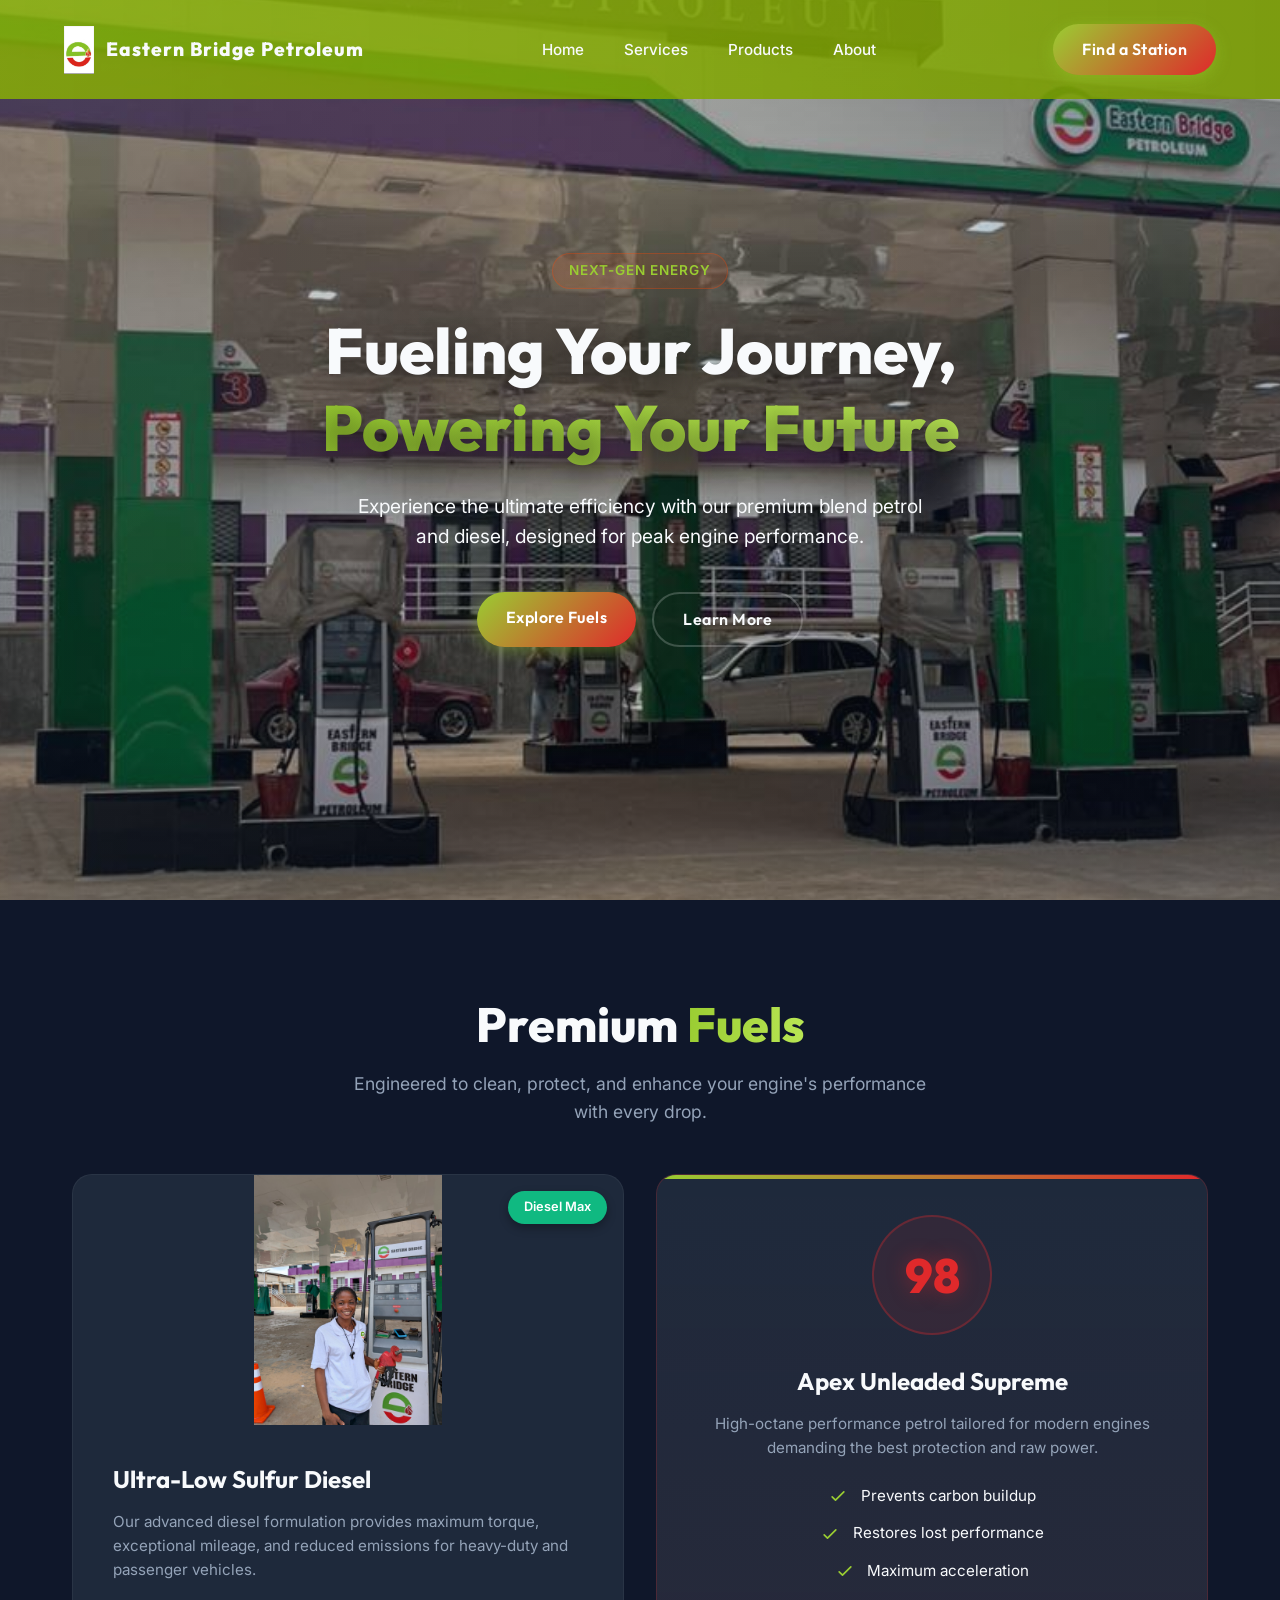
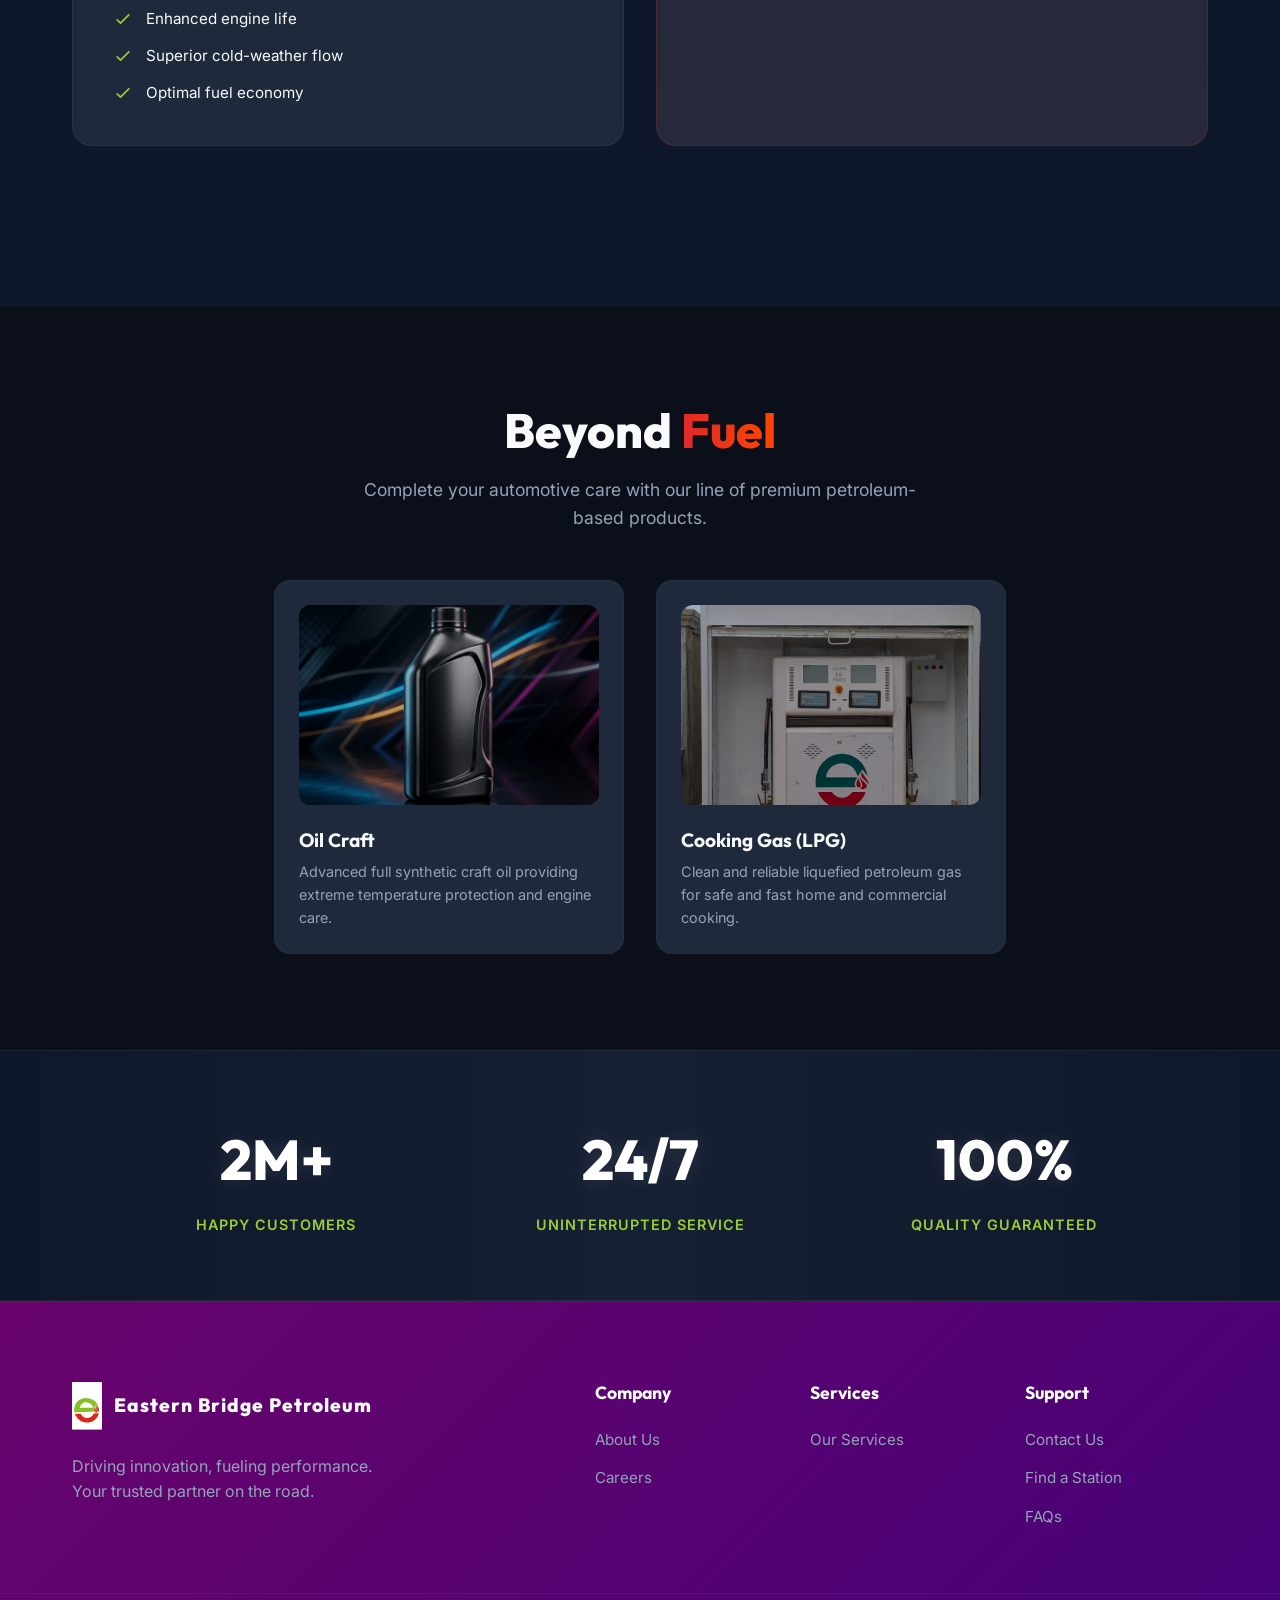
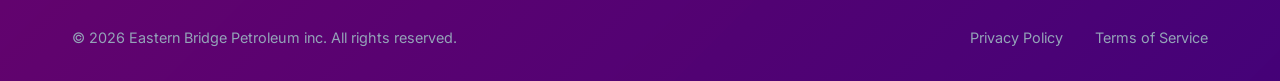
<file: index.html>
<!DOCTYPE html>
<html lang="en">
<head>
    <meta charset="UTF-8">
    <meta name="viewport" content="width=device-width, initial-scale=1.0">
    <title>Eastern Bridge Petroleum | Premium Fuels & Petroleum Products</title>
    <meta name="description" content="Top-tier petrol, premium diesel, and high-performance petroleum products. Fueling your journey with quality and reliability.">
    <link rel="stylesheet" href="styles.css">
    <link rel="preconnect" href="https://fonts.googleapis.com">
    <link rel="preconnect" href="https://fonts.gstatic.com" crossorigin>
    <link href="https://fonts.googleapis.com/css2?family=Outfit:wght@300;400;600;800&family=Inter:wght@400;500&display=swap" rel="stylesheet">
</head>
<body>
    <nav class="navbar">
        <div class="logo">
            <img src="assets/logo.png" alt="Eastern Bridge Petroleum Logo" class="logo-image">
            <span style="font-size: 1.2rem;">Eastern Bridge Petroleum</span>
        </div>
        <ul class="nav-links">
            <li><a href="index.html#home">Home</a></li>
            <li><a href="services.html">Services</a></li>
            <li><a href="index.html#products">Products</a></li>
            <li><a href="about.html">About</a></li>
        </ul>
        <a href="stations.html" class="btn btn-primary nav-cta" style="text-decoration: none; text-align: center;">Find a Station</a>
        <div class="hamburger">
            <div class="bar"></div>
            <div class="bar"></div>
            <div class="bar"></div>
        </div>
    </nav>

    <header id="home" class="hero">
        <div class="hero-bg">
            <div class="gradient-overlay"></div>
            <img src="assets/background.png" alt="Modern Petrol Station at Night" class="hero-image">
        </div>
        <div class="hero-content">
            <span class="badge fade-in-up">Next-Gen Energy</span>
            <h1 class="fade-in-up delay-1">Fueling Your Journey,<br><span class="highlight">Powering Your Future</span></h1>
            <p class="fade-in-up delay-2">Experience the ultimate efficiency with our premium blend petrol and diesel, designed for peak engine performance.</p>
            <div class="hero-actions fade-in-up delay-3">
                <a href="#fuels" class="btn btn-primary">Explore Fuels</a>
                <a href="#about" class="btn btn-secondary">Learn More</a>
            </div>
        </div>
    </header>

    <section id="fuels" class="section fuels-section">
        <div class="container margin-bottom-lg">
            <div class="section-header text-center">
                <h2 class="section-title">Premium <span class="highlight">Fuels</span></h2>
                <p class="section-subtitle">Engineered to clean, protect, and enhance your engine's performance with every drop.</p>
            </div>
            
            <div class="fuel-cards">
                <div class="fuel-card reveal">
                    <div class="card-image-wrapper">
                        <img src="assets/replacement .jpeg" alt="Premium Diesel Pump" class="card-image">
                        <div class="card-badge diesel-badge">Diesel Max</div>
                    </div>
                    <div class="card-content">
                        <h3>Ultra-Low Sulfur Diesel</h3>
                        <p>Our advanced diesel formulation provides maximum torque, exceptional mileage, and reduced emissions for heavy-duty and passenger vehicles.</p>
                        <ul class="features-list">
                            <li><svg viewBox="0 0 24 24" class="icon"><path d="M5 13l4 4L19 7"/></svg> Enhanced engine life</li>
                            <li><svg viewBox="0 0 24 24" class="icon"><path d="M5 13l4 4L19 7"/></svg> Superior cold-weather flow</li>
                            <li><svg viewBox="0 0 24 24" class="icon"><path d="M5 13l4 4L19 7"/></svg> Optimal fuel economy</li>
                        </ul>
                    </div>
                </div>

                <div class="fuel-card highlight-card reveal delay-1">
                    <div class="card-content centered-content">
                        <div class="pulse-ring">
                            <div class="octane-number">98</div>
                        </div>
                        <h3>Apex Unleaded Supreme</h3>
                        <p>High-octane performance petrol tailored for modern engines demanding the best protection and raw power.</p>
                        <ul class="features-list">
                            <li><svg viewBox="0 0 24 24" class="icon"><path d="M5 13l4 4L19 7"/></svg> Prevents carbon buildup</li>
                            <li><svg viewBox="0 0 24 24" class="icon"><path d="M5 13l4 4L19 7"/></svg> Restores lost performance</li>
                            <li><svg viewBox="0 0 24 24" class="icon"><path d="M5 13l4 4L19 7"/></svg> Maximum acceleration</li>
                        </ul>
                    </div>
                </div>
            </div>
        </div>
    </section>

    <section id="products" class="section products-section dark-bg">
        <div class="container">
            <div class="section-header text-center">
                <h2 class="section-title">Beyond <span class="highlight-cyan">Fuel</span></h2>
                <p class="section-subtitle">Complete your automotive care with our line of premium petroleum-based products.</p>
            </div>
            
            <div class="products-grid">
                <div class="product-item reveal">
                    <div class="product-image-container">
                        <img src="assets/lube.png" alt="Craft Engine Oil" class="product-image">
                    </div>
                    <div class="product-info">
                        <h4>Oil Craft</h4>
                        <p>Advanced full synthetic craft oil providing extreme temperature protection and engine care.</p>
                    </div>
                </div>
                <div class="product-item reveal delay-1">
                    <div class="product-image-container">
                        <img src="assets/cooking_gas.jpeg" alt="Cooking Gas" class="product-image">
                    </div>
                    <div class="product-info">
                        <h4>Cooking Gas (LPG)</h4>
                        <p>Clean and reliable liquefied petroleum gas for safe and fast home and commercial cooking.</p>
                    </div>
                </div>
            </div>
        </div>
    </section>

    <section id="about" class="section numbers-section">
        <div class="container">
            <div class="stats-grid">

                <div class="stat-item reveal delay-1">
                    <div class="stat-number">2M+</div>
                    <div class="stat-label">Happy Customers</div>
                </div>
                <div class="stat-item reveal delay-2">
                    <div class="stat-number">24/7</div>
                    <div class="stat-label">Uninterrupted Service</div>
                </div>
                <div class="stat-item reveal delay-3">
                    <div class="stat-number">100%</div>
                    <div class="stat-label">Quality Guaranteed</div>
                </div>
            </div>
        </div>
    </section>

    <footer class="footer">
        <div class="container footer-content">
            <div class="footer-brand">
                <div class="logo">
                    <img src="assets/logo.png" alt="Eastern Bridge Petroleum Logo" class="logo-image">
                    <span style="font-size: 1.2rem;">Eastern Bridge Petroleum</span>
                </div>
                <p>Driving innovation, fueling performance. Your trusted partner on the road.</p>
            </div>
            <div class="footer-links">
                <div class="link-group">
                    <h5>Company</h5>
                    <ul>
                        <li><a href="about.html">About Us</a></li>
                        <li><a href="careers.html">Careers</a></li>
                        
                    </ul>
                </div>
                <div class="link-group">
                    <h5>Services</h5>
                    <ul>
                        <li><a href="services.html">Our Services</a></li>
                    </ul>
                </div>
                <div class="link-group">
                    <h5>Support</h5>
                    <ul>
                        <li><a href="contact.html">Contact Us</a></li>
                        <li><a href="stations.html">Find a Station</a></li>
                        <li><a href="faq.html">FAQs</a></li>
                    </ul>
                </div>
            </div>
        </div>
        <div class="footer-bottom">
            <div class="container">
                <p>&copy; 2026 Eastern Bridge Petroleum inc. All rights reserved.</p>
                <div class="legal-links">
                    <a href="privacy.html">Privacy Policy</a>
                    <a href="terms.html">Terms of Service</a>
                </div>
            </div>
        </div>
    </footer>

    <script src="script.js"></script>
</body>
</html>
</file>
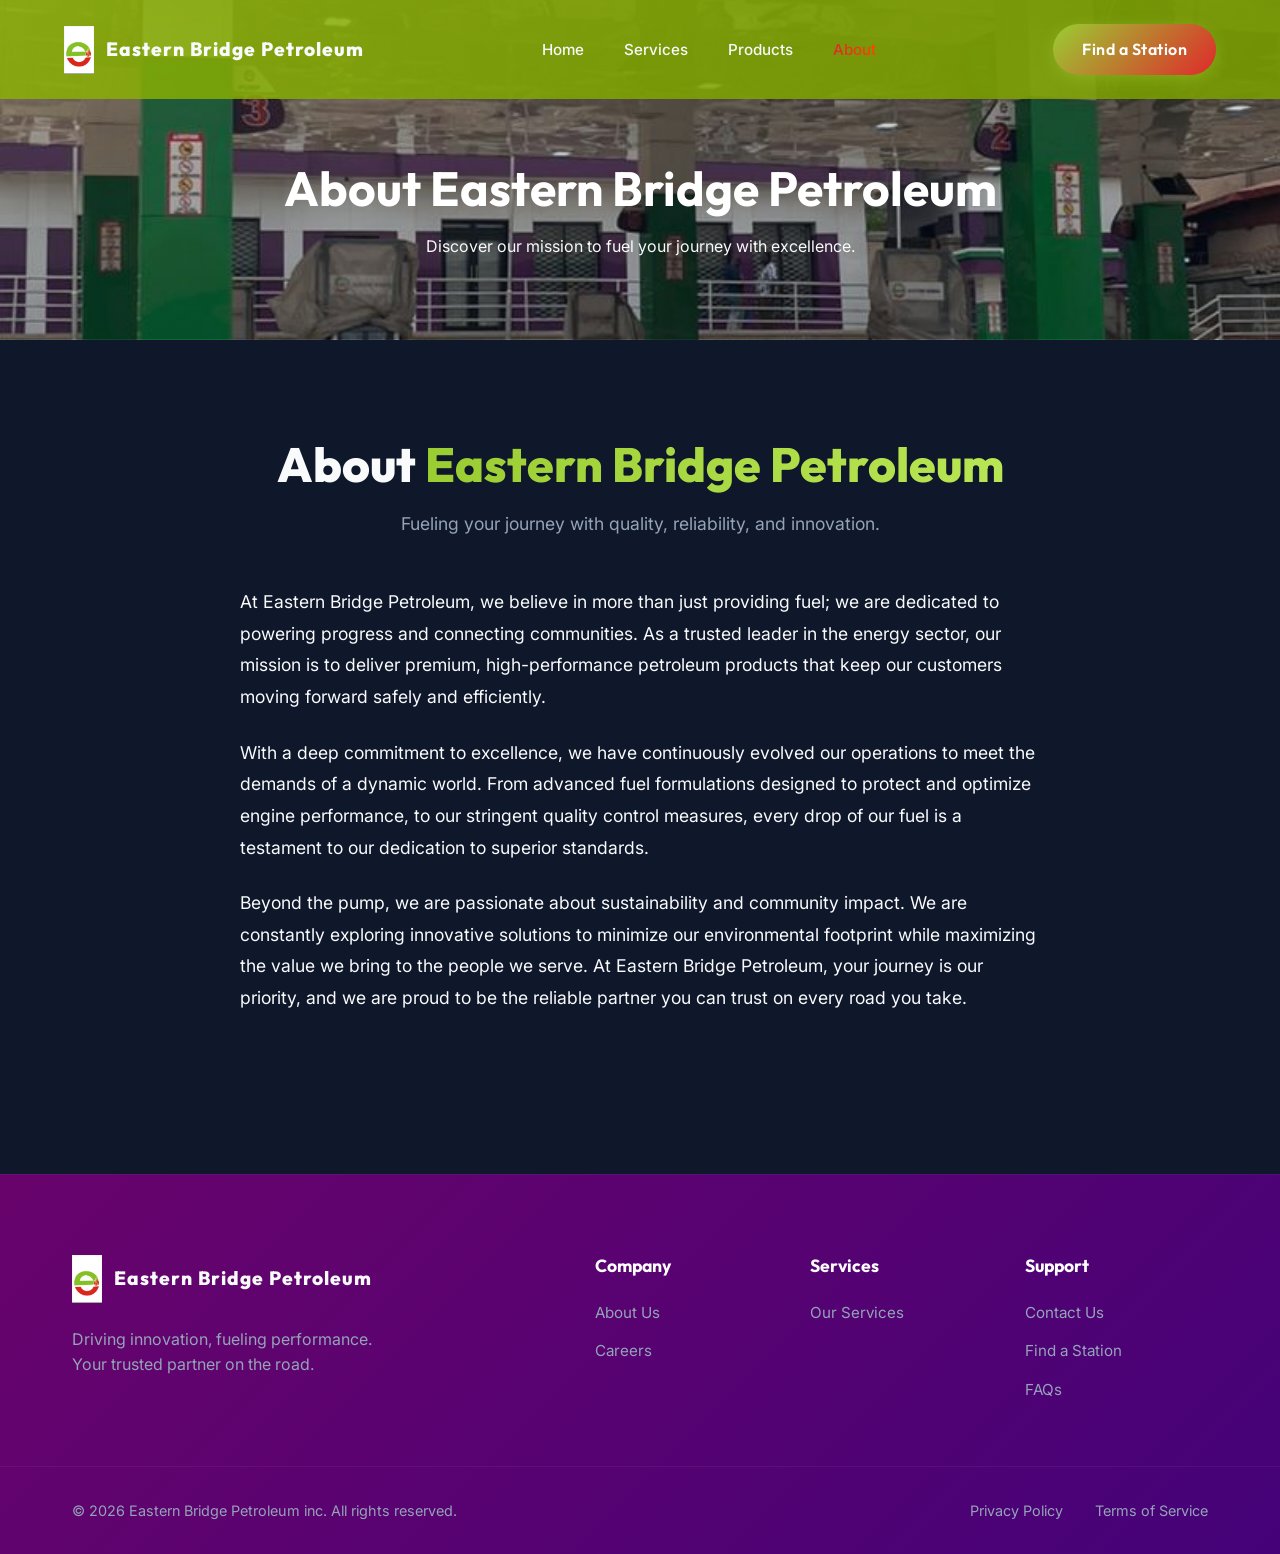
<file: about.html>
<!DOCTYPE html>
<html lang="en">
<head>
    <meta charset="UTF-8">
    <meta name="viewport" content="width=device-width, initial-scale=1.0">
    <title>About Us | Eastern Bridge Petroleum</title>
    <meta name="description" content="Meet the owner and core team of Eastern Bridge Petroleum.">
    <link rel="stylesheet" href="styles.css">
    <link rel="preconnect" href="https://fonts.googleapis.com">
    <link rel="preconnect" href="https://fonts.gstatic.com" crossorigin>
    <link href="https://fonts.googleapis.com/css2?family=Outfit:wght@300;400;600;800&family=Inter:wght@400;500&display=swap" rel="stylesheet">
</head>
<body>
    <nav class="navbar">
        <div class="logo">
            <img src="assets/logo.png" alt="Eastern Bridge Petroleum Logo" class="logo-image">
            <span style="font-size: 1.2rem;">Eastern Bridge Petroleum</span>
        </div>
        <ul class="nav-links">
            <li><a href="index.html#home">Home</a></li>
            <li><a href="services.html">Services</a></li>
            <li><a href="index.html#products">Products</a></li>
            <li><a href="about.html" class="highlight-cyan">About</a></li>
        </ul>
        <a href="stations.html" class="btn btn-primary nav-cta" style="text-decoration: none; text-align: center;">Find a Station</a>
        <div class="hamburger">
            <div class="bar"></div>
            <div class="bar"></div>
            <div class="bar"></div>
        </div>
    </nav>

    <header class="page-header">
        <div class="container">
            <h1 class="fade-in-up">About Eastern Bridge Petroleum</h1>
            <p class="fade-in-up delay-1">Discover our mission to fuel your journey with excellence.</p>
        </div>
    </header>

    <section class="section">
        <div class="container">
            <div class="text-center margin-bottom-lg reveal">
                <h2 class="section-title">About <span class="highlight">Eastern Bridge Petroleum</span></h2>
                <p class="section-subtitle">Fueling your journey with quality, reliability, and innovation.</p>
                <div style="max-width: 800px; margin: 2rem auto; text-align: left; line-height: 1.8; font-size: 1.1rem;">
                    <p style="margin-bottom: 1.5rem;">
                        At Eastern Bridge Petroleum, we believe in more than just providing fuel; we are dedicated to powering progress and connecting communities. As a trusted leader in the energy sector, our mission is to deliver premium, high-performance petroleum products that keep our customers moving forward safely and efficiently.
                    </p>
                    <p style="margin-bottom: 1.5rem;">
                        With a deep commitment to excellence, we have continuously evolved our operations to meet the demands of a dynamic world. From advanced fuel formulations designed to protect and optimize engine performance, to our stringent quality control measures, every drop of our fuel is a testament to our dedication to superior standards.
                    </p>
                    <p>
                        Beyond the pump, we are passionate about sustainability and community impact. We are constantly exploring innovative solutions to minimize our environmental footprint while maximizing the value we bring to the people we serve. At Eastern Bridge Petroleum, your journey is our priority, and we are proud to be the reliable partner you can trust on every road you take.
                    </p>
                </div>
            </div>
        </div>
    </section>

    <footer class="footer">
        <div class="container footer-content">
            <div class="footer-brand">
                <div class="logo">
                    <img src="assets/logo.png" alt="Eastern Bridge Petroleum Logo" class="logo-image">
                    <span style="font-size: 1.2rem;">Eastern Bridge Petroleum</span>
                </div>
                <p>Driving innovation, fueling performance. Your trusted partner on the road.</p>
            </div>
            <div class="footer-links">
                <div class="link-group">
                    <h5>Company</h5>
                    <ul>
                        <li><a href="about.html">About Us</a></li>
                        <li><a href="careers.html">Careers</a></li>
                        
                    </ul>
                </div>
                <div class="link-group">
                    <h5>Services</h5>
                    <ul>
                        <li><a href="services.html">Our Services</a></li>
                    </ul>
                </div>
                <div class="link-group">
                    <h5>Support</h5>
                    <ul>
                        <li><a href="contact.html">Contact Us</a></li>
                        <li><a href="stations.html">Find a Station</a></li>
                        <li><a href="faq.html">FAQs</a></li>
                    </ul>
                </div>
            </div>
        </div>
        <div class="footer-bottom">
            <div class="container">
                <p>&copy; 2026 Eastern Bridge Petroleum inc. All rights reserved.</p>
                <div class="legal-links">
                    <a href="privacy.html">Privacy Policy</a>
                    <a href="terms.html">Terms of Service</a>
                </div>
            </div>
        </div>
    </footer>

    <script src="script.js"></script>
</body>
</html>
</file>
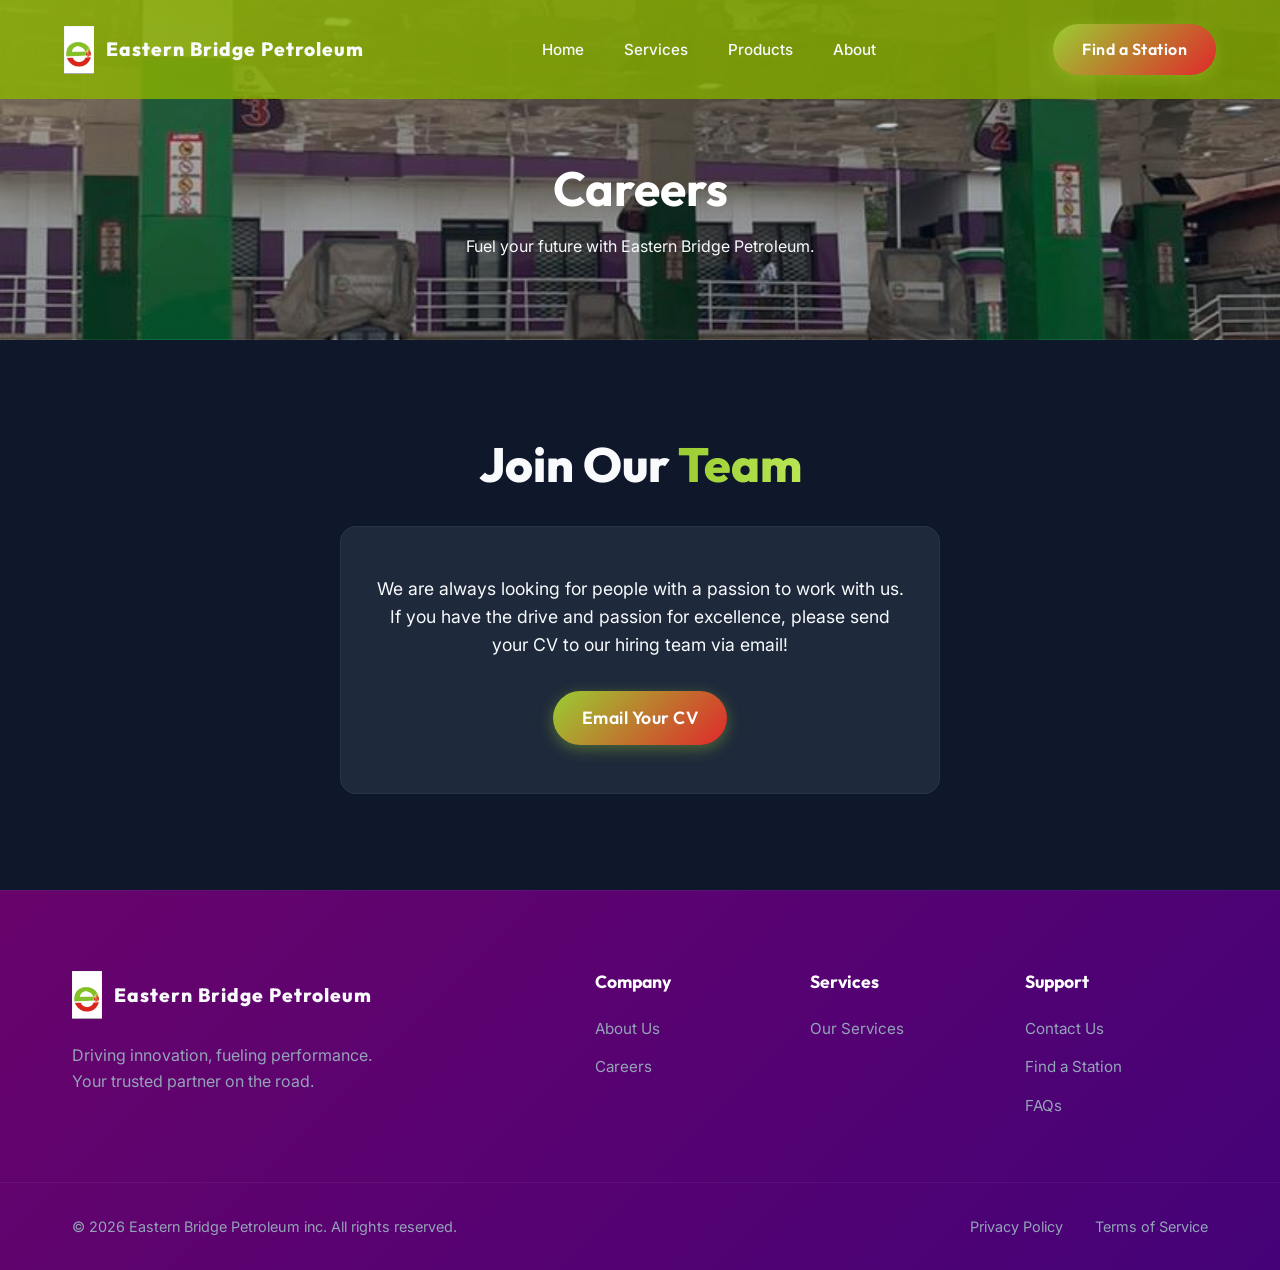
<file: careers.html>
<!DOCTYPE html>
<html lang="en">
<head>
    <meta charset="UTF-8">
    <meta name="viewport" content="width=device-width, initial-scale=1.0">
    <title>Careers | Eastern Bridge Petroleum</title>
    <meta name="description" content="Join the Eastern Bridge Petroleum team and fuel your career.">
    <link rel="stylesheet" href="styles.css">
    <link rel="preconnect" href="https://fonts.googleapis.com">
    <link rel="preconnect" href="https://fonts.gstatic.com" crossorigin>
    <link href="https://fonts.googleapis.com/css2?family=Outfit:wght@300;400;600;800&family=Inter:wght@400;500&display=swap" rel="stylesheet">
</head>
<body>
    <nav class="navbar">
        <div class="logo">
            <img src="assets/logo.png" alt="Eastern Bridge Petroleum Logo" class="logo-image">
            <span style="font-size: 1.2rem;">Eastern Bridge Petroleum</span>
        </div>
        <ul class="nav-links">
            <li><a href="index.html">Home</a></li>
            <li><a href="services.html">Services</a></li>
            <li><a href="index.html#products">Products</a></li>
            <li><a href="about.html">About</a></li>
        </ul>
        <a href="stations.html" class="btn btn-primary nav-cta" style="text-decoration: none; text-align: center;">Find a Station</a>
        <div class="hamburger">
            <div class="bar"></div>
            <div class="bar"></div>
            <div class="bar"></div>
        </div>
    </nav>

    <header class="page-header">
        <div class="container">
            <h1 class="fade-in-up">Careers</h1>
            <p class="fade-in-up delay-1">Fuel your future with Eastern Bridge Petroleum.</p>
        </div>
    </header>

    <section class="section">
        <div class="container text-center reveal">
            <h2 class="section-title">Join Our <span class="highlight">Team</span></h2>
            
            <div style="max-width: 600px; margin: 0 auto; background: var(--card-bg); padding: 3rem 2rem; border-radius: 16px; border: 1px solid rgba(255,255,255,0.05); margin-top: 2rem;">
                <p style="font-size: 1.1rem; color: var(--text-light); margin-bottom: 2rem;">
                    We are always looking for people with a passion to work with us. If you have the drive and passion for excellence, please send your CV to our hiring team via email!
                </p>
                <a href="mailto:careers@easternbridgepetroleum.com" class="btn btn-primary" style="font-size: 1.1rem;">
                    Email Your CV
                </a>
            </div>
        </div>
    </section>

    <footer class="footer">
        <div class="container footer-content">
            <div class="footer-brand">
                <div class="logo">
                    <img src="assets/logo.png" alt="Eastern Bridge Petroleum Logo" class="logo-image">
                    <span style="font-size: 1.2rem;">Eastern Bridge Petroleum</span>
                </div>
                <p>Driving innovation, fueling performance. Your trusted partner on the road.</p>
            </div>
            <div class="footer-links">
                <div class="link-group">
                    <h5>Company</h5>
                    <ul>
                        <li><a href="about.html">About Us</a></li>
                        <li><a href="careers.html">Careers</a></li>
                        
                    </ul>
                </div>
                <div class="link-group">
                    <h5>Services</h5>
                    <ul>
                        <li><a href="services.html">Our Services</a></li>
                    </ul>
                </div>
                <div class="link-group">
                    <h5>Support</h5>
                    <ul>
                        <li><a href="contact.html">Contact Us</a></li>
                        <li><a href="stations.html">Find a Station</a></li>
                        <li><a href="faq.html">FAQs</a></li>
                    </ul>
                </div>
            </div>
        </div>
        <div class="footer-bottom">
            <div class="container">
                <p>&copy; 2026 Eastern Bridge Petroleum inc. All rights reserved.</p>
                <div class="legal-links">
                    <a href="privacy.html">Privacy Policy</a>
                    <a href="terms.html">Terms of Service</a>
                </div>
            </div>
        </div>
    </footer>

    <script src="script.js"></script>
</body>
</html>
</file>
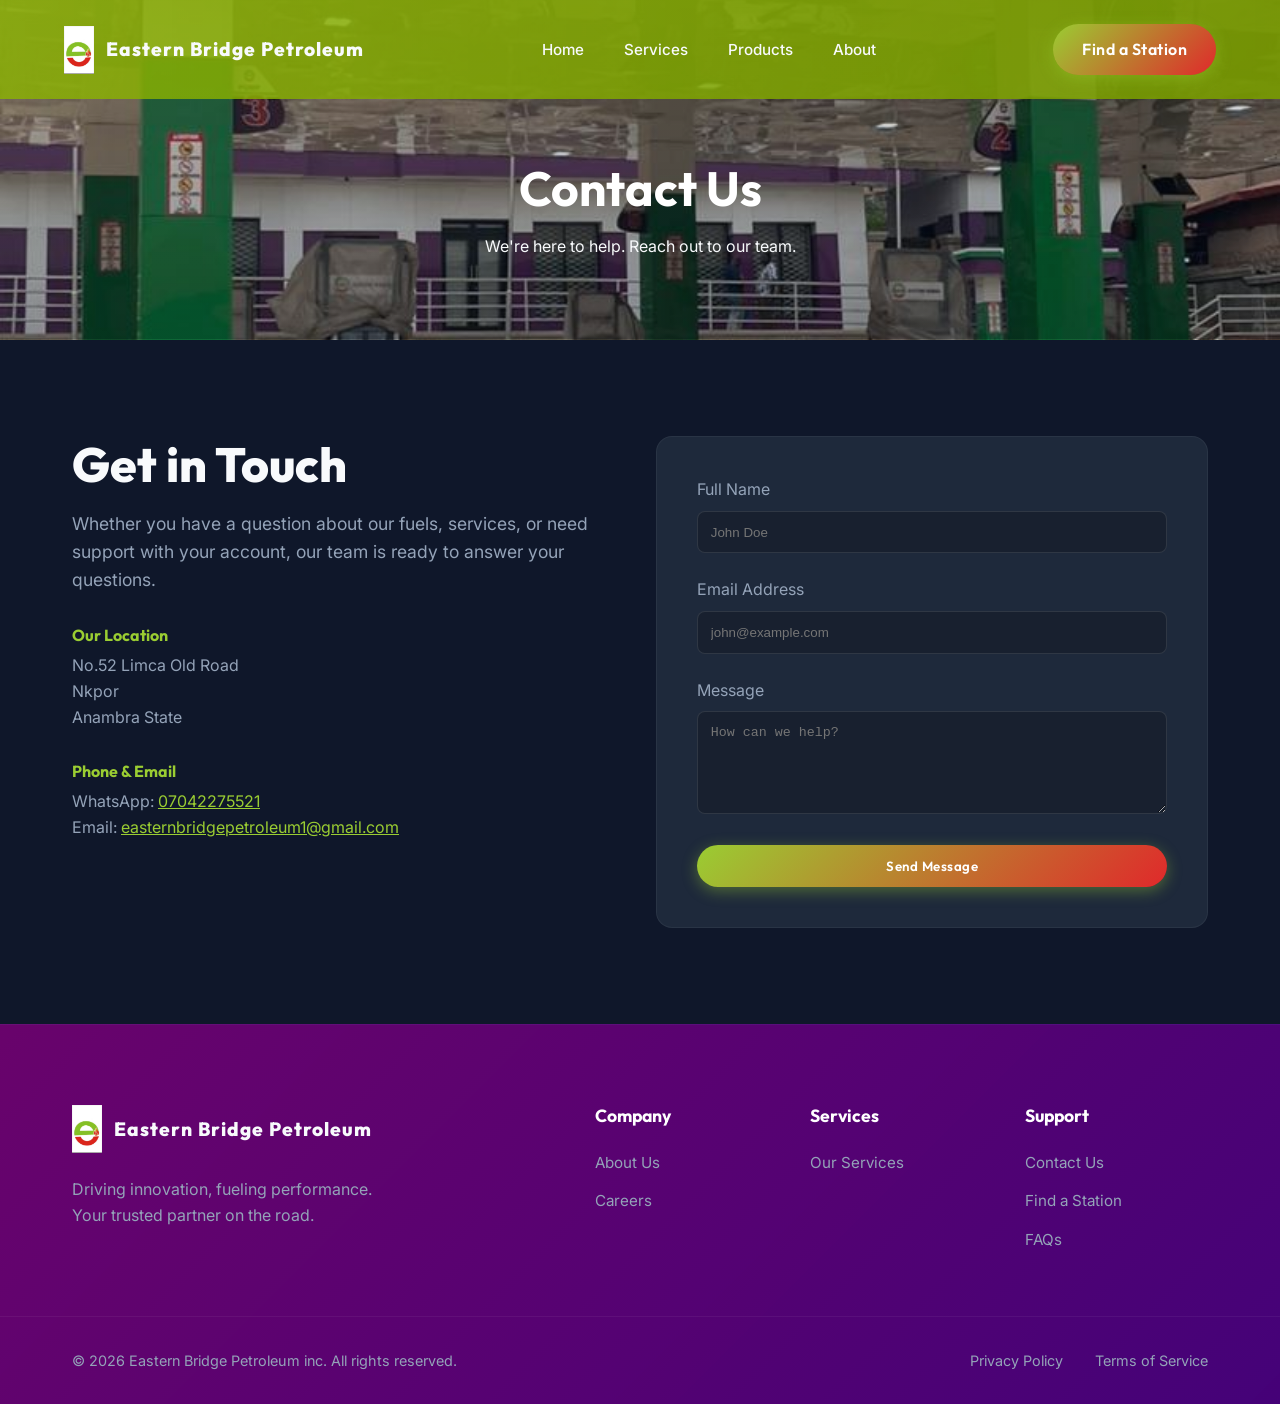
<file: contact.html>
<!DOCTYPE html>
<html lang="en">
<head>
    <meta charset="UTF-8">
    <meta name="viewport" content="width=device-width, initial-scale=1.0">
    <title>Contact Us | Eastern Bridge Petroleum</title>
    <meta name="description" content="Get in touch with Eastern Bridge Petroleum for inquiries, support, and partnership opportunities.">
    <link rel="stylesheet" href="styles.css">
    <link rel="preconnect" href="https://fonts.googleapis.com">
    <link rel="preconnect" href="https://fonts.gstatic.com" crossorigin>
    <link href="https://fonts.googleapis.com/css2?family=Outfit:wght@300;400;600;800&family=Inter:wght@400;500&display=swap" rel="stylesheet">
</head>
<body>
    <nav class="navbar">
        <div class="logo">
            <img src="assets/logo.png" alt="Eastern Bridge Petroleum Logo" class="logo-image">
            <span style="font-size: 1.2rem;">Eastern Bridge Petroleum</span>
        </div>
        <ul class="nav-links">
            <li><a href="index.html">Home</a></li>
            <li><a href="services.html">Services</a></li>
            <li><a href="index.html#products">Products</a></li>
            <li><a href="about.html">About</a></li>
        </ul>
        <a href="stations.html" class="btn btn-primary nav-cta" style="text-decoration: none; text-align: center;">Find a Station</a>
        <div class="hamburger">
            <div class="bar"></div>
            <div class="bar"></div>
            <div class="bar"></div>
        </div>
    </nav>

    <header class="page-header">
        <div class="container">
            <h1 class="fade-in-up">Contact Us</h1>
            <p class="fade-in-up delay-1">We're here to help. Reach out to our team.</p>
        </div>
    </header>

    <section class="section">
        <div class="container" style="display: grid; grid-template-columns: repeat(auto-fit, minmax(300px, 1fr)); gap: 2rem;">
            <div class="reveal">
                <h2 class="section-title">Get in Touch</h2>
                <p class="section-subtitle" style="margin: 0 0 2rem 0; text-align: left;">Whether you have a question about our fuels, services, or need support with your account, our team is ready to answer your questions.</p>
                <div style="margin-bottom: 2rem;">
                    <h4 style="color: var(--primary); margin-bottom: 0.5rem;">Our Location</h4>
                    <p style="color: var(--text-muted);">No.52 Limca Old Road<br>Nkpor<br>Anambra State</p>
                </div>
                <div style="margin-bottom: 2rem;">
                    <h4 style="color: var(--primary); margin-bottom: 0.5rem;">Phone & Email</h4>
                    <p style="color: var(--text-muted);">
                        WhatsApp: <a href="https://wa.me/2347042275521" target="_blank" style="color: var(--primary); text-decoration: underline;">07042275521</a><br>
                        Email: <a href="mailto:easternbridgepetroleum1@gmail.com" style="color: var(--primary); text-decoration: underline;">easternbridgepetroleum1@gmail.com</a>
                    </p>
                </div>
            </div>
            
            <div class="reveal delay-1" style="background: var(--card-bg); padding: 2.5rem; border-radius: 16px; border: 1px solid rgba(255,255,255,0.05);">
                <form action="mailto:easternbridgepetroleum1@gmail.com" method="post" enctype="text/plain">
                    <div style="margin-bottom: 1.5rem;">
                        <label style="display: block; margin-bottom: 0.5rem; color: var(--text-muted);">Full Name</label>
                        <input type="text" name="FullName" style="width: 100%; padding: 0.8rem; border-radius: 8px; border: 1px solid rgba(255,255,255,0.1); background: rgba(0,0,0,0.2); color: white;" placeholder="John Doe">
                    </div>
                    <div style="margin-bottom: 1.5rem;">
                        <label style="display: block; margin-bottom: 0.5rem; color: var(--text-muted);">Email Address</label>
                        <input type="email" name="Email" style="width: 100%; padding: 0.8rem; border-radius: 8px; border: 1px solid rgba(255,255,255,0.1); background: rgba(0,0,0,0.2); color: white;" placeholder="john@example.com">
                    </div>
                    <div style="margin-bottom: 1.5rem;">
                        <label style="display: block; margin-bottom: 0.5rem; color: var(--text-muted);">Message</label>
                        <textarea name="Message" rows="5" style="width: 100%; padding: 0.8rem; border-radius: 8px; border: 1px solid rgba(255,255,255,0.1); background: rgba(0,0,0,0.2); color: white;" placeholder="How can we help?"></textarea>
                    </div>
                    <button type="submit" class="btn btn-primary" style="width: 100%;">Send Message</button>
                </form>
            </div>
        </div>
    </section>

    <footer class="footer">
        <div class="container footer-content">
            <div class="footer-brand">
                <div class="logo">
                    <img src="assets/logo.png" alt="Eastern Bridge Petroleum Logo" class="logo-image">
                    <span style="font-size: 1.2rem;">Eastern Bridge Petroleum</span>
                </div>
                <p>Driving innovation, fueling performance. Your trusted partner on the road.</p>
            </div>
            <div class="footer-links">
                <div class="link-group">
                    <h5>Company</h5>
                    <ul>
                        <li><a href="about.html">About Us</a></li>
                        <li><a href="careers.html">Careers</a></li>
                        
                    </ul>
                </div>
                <div class="link-group">
                    <h5>Services</h5>
                    <ul>
                        <li><a href="services.html">Our Services</a></li>
                    </ul>
                </div>
                <div class="link-group">
                    <h5>Support</h5>
                    <ul>
                        <li><a href="contact.html">Contact Us</a></li>
                        <li><a href="stations.html">Find a Station</a></li>
                        <li><a href="faq.html">FAQs</a></li>
                    </ul>
                </div>
            </div>
        </div>
        <div class="footer-bottom">
            <div class="container">
                <p>&copy; 2026 Eastern Bridge Petroleum inc. All rights reserved.</p>
                <div class="legal-links">
                    <a href="privacy.html">Privacy Policy</a>
                    <a href="terms.html">Terms of Service</a>
                </div>
            </div>
        </div>
    </footer>

    <script src="script.js"></script>
</body>
</html>
</file>
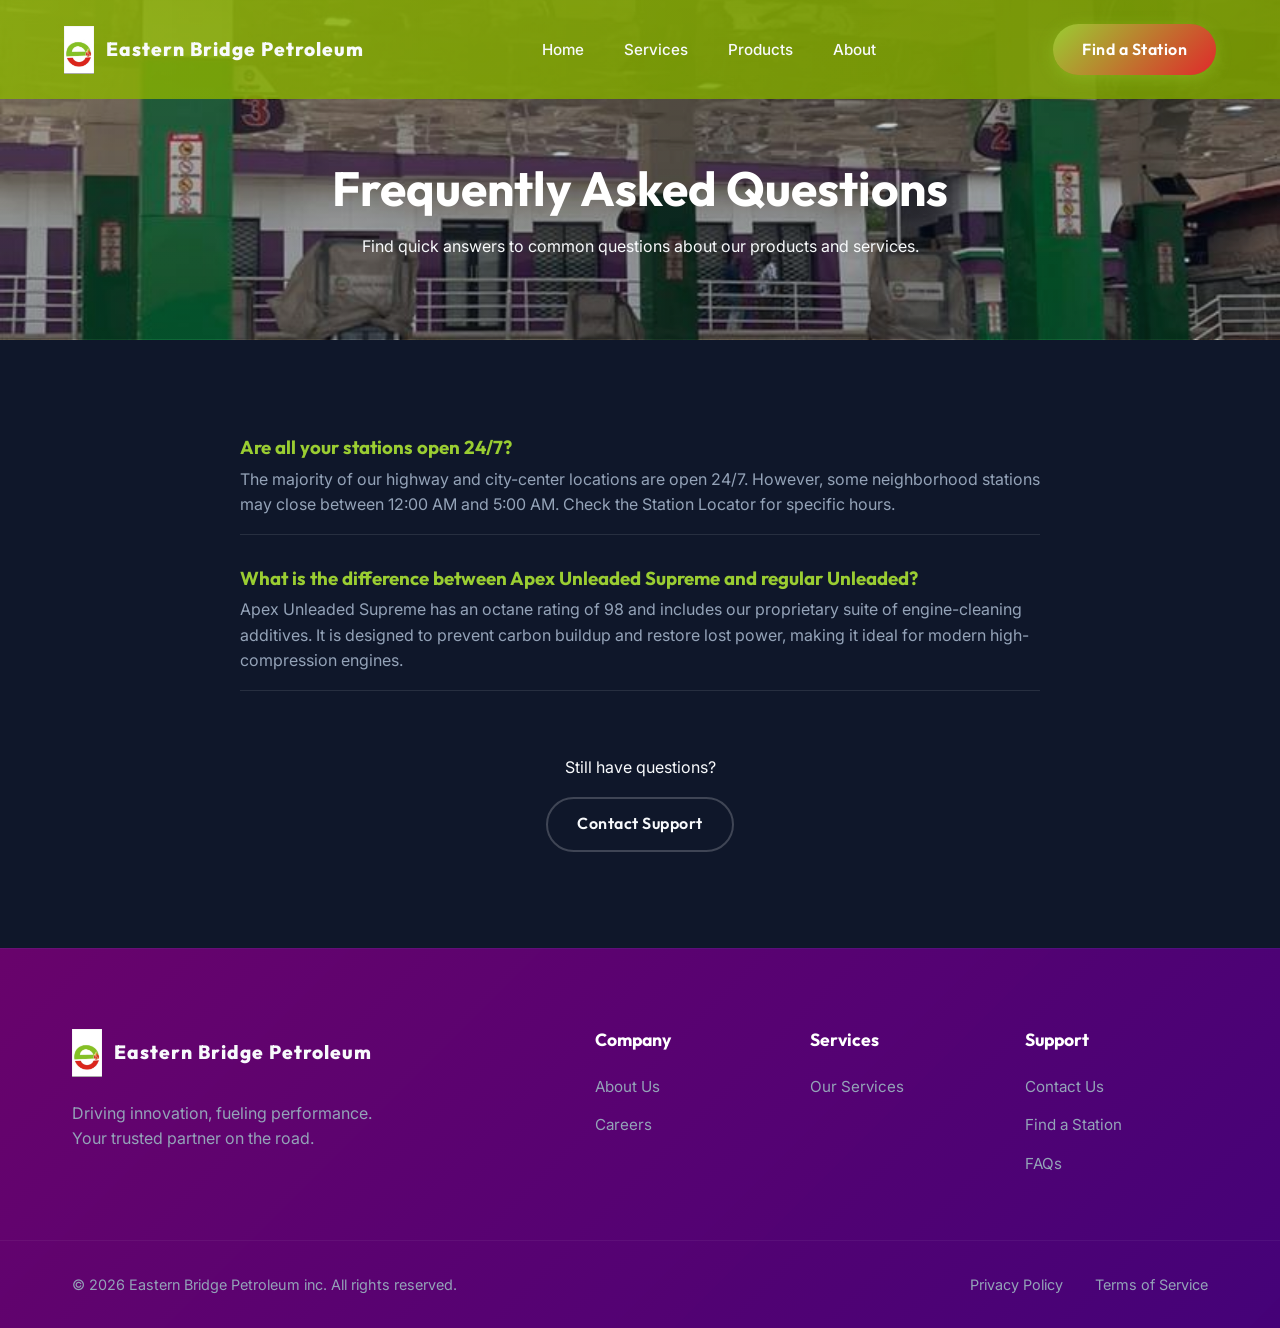
<file: faq.html>
<!DOCTYPE html>
<html lang="en">
<head>
    <meta charset="UTF-8">
    <meta name="viewport" content="width=device-width, initial-scale=1.0">
    <title>FAQs | Eastern Bridge Petroleum</title>
    <meta name="description" content="Frequently Asked Questions about Eastern Bridge Petroleum.">
    <link rel="stylesheet" href="styles.css">
    <link rel="preconnect" href="https://fonts.googleapis.com">
    <link rel="preconnect" href="https://fonts.gstatic.com" crossorigin>
    <link href="https://fonts.googleapis.com/css2?family=Outfit:wght@300;400;600;800&family=Inter:wght@400;500&display=swap" rel="stylesheet">
</head>
<body>
    <nav class="navbar">
        <div class="logo">
            <img src="assets/logo.png" alt="Eastern Bridge Petroleum Logo" class="logo-image">
            <span style="font-size: 1.2rem;">Eastern Bridge Petroleum</span>
        </div>
        <ul class="nav-links">
            <li><a href="index.html">Home</a></li>
            <li><a href="services.html">Services</a></li>
            <li><a href="index.html#products">Products</a></li>
            <li><a href="about.html">About</a></li>
        </ul>
        <a href="stations.html" class="btn btn-primary nav-cta" style="text-decoration: none; text-align: center;">Find a Station</a>
        <div class="hamburger">
            <div class="bar"></div>
            <div class="bar"></div>
            <div class="bar"></div>
        </div>
    </nav>

    <header class="page-header">
        <div class="container">
            <h1 class="fade-in-up">Frequently Asked Questions</h1>
            <p class="fade-in-up delay-1">Find quick answers to common questions about our products and services.</p>
        </div>
    </header>

    <section class="section">
        <div class="container reveal">
            <div style="max-width: 800px; margin: 0 auto;">
                <div style="margin-bottom: 2rem; border-bottom: 1px solid rgba(255,255,255,0.1); padding-bottom: 1rem;">
                    <h3 style="margin-bottom: 0.5rem; color: var(--primary);">Are all your stations open 24/7?</h3>
                    <p style="color: var(--text-muted);">The majority of our highway and city-center locations are open 24/7. However, some neighborhood stations may close between 12:00 AM and 5:00 AM. Check the Station Locator for specific hours.</p>
                </div>
                
                <div style="margin-bottom: 2rem; border-bottom: 1px solid rgba(255,255,255,0.1); padding-bottom: 1rem;">
                    <h3 style="margin-bottom: 0.5rem; color: var(--primary);">What is the difference between Apex Unleaded Supreme and regular Unleaded?</h3>
                    <p style="color: var(--text-muted);">Apex Unleaded Supreme has an octane rating of 98 and includes our proprietary suite of engine-cleaning additives. It is designed to prevent carbon buildup and restore lost power, making it ideal for modern high-compression engines.</p>
                </div>




            </div>
            
            <div class="text-center" style="margin-top: 4rem;">
                <p>Still have questions?</p>
                <a href="contact.html" class="btn btn-secondary" style="margin-top: 1rem;">Contact Support</a>
            </div>
        </div>
    </section>

    <footer class="footer">
        <div class="container footer-content">
            <div class="footer-brand">
                <div class="logo">
                    <img src="assets/logo.png" alt="Eastern Bridge Petroleum Logo" class="logo-image">
                    <span style="font-size: 1.2rem;">Eastern Bridge Petroleum</span>
                </div>
                <p>Driving innovation, fueling performance. Your trusted partner on the road.</p>
            </div>
            <div class="footer-links">
                <div class="link-group">
                    <h5>Company</h5>
                    <ul>
                        <li><a href="about.html">About Us</a></li>
                        <li><a href="careers.html">Careers</a></li>
                        
                    </ul>
                </div>
                <div class="link-group">
                    <h5>Services</h5>
                    <ul>
                        <li><a href="services.html">Our Services</a></li>
                    </ul>
                </div>
                <div class="link-group">
                    <h5>Support</h5>
                    <ul>
                        <li><a href="contact.html">Contact Us</a></li>
                        <li><a href="stations.html">Find a Station</a></li>
                        <li><a href="faq.html">FAQs</a></li>
                    </ul>
                </div>
            </div>
        </div>
        <div class="footer-bottom">
            <div class="container">
                <p>&copy; 2026 Eastern Bridge Petroleum inc. All rights reserved.</p>
                <div class="legal-links">
                    <a href="privacy.html">Privacy Policy</a>
                    <a href="terms.html">Terms of Service</a>
                </div>
            </div>
        </div>
    </footer>

    <script src="script.js"></script>
</body>
</html>
</file>
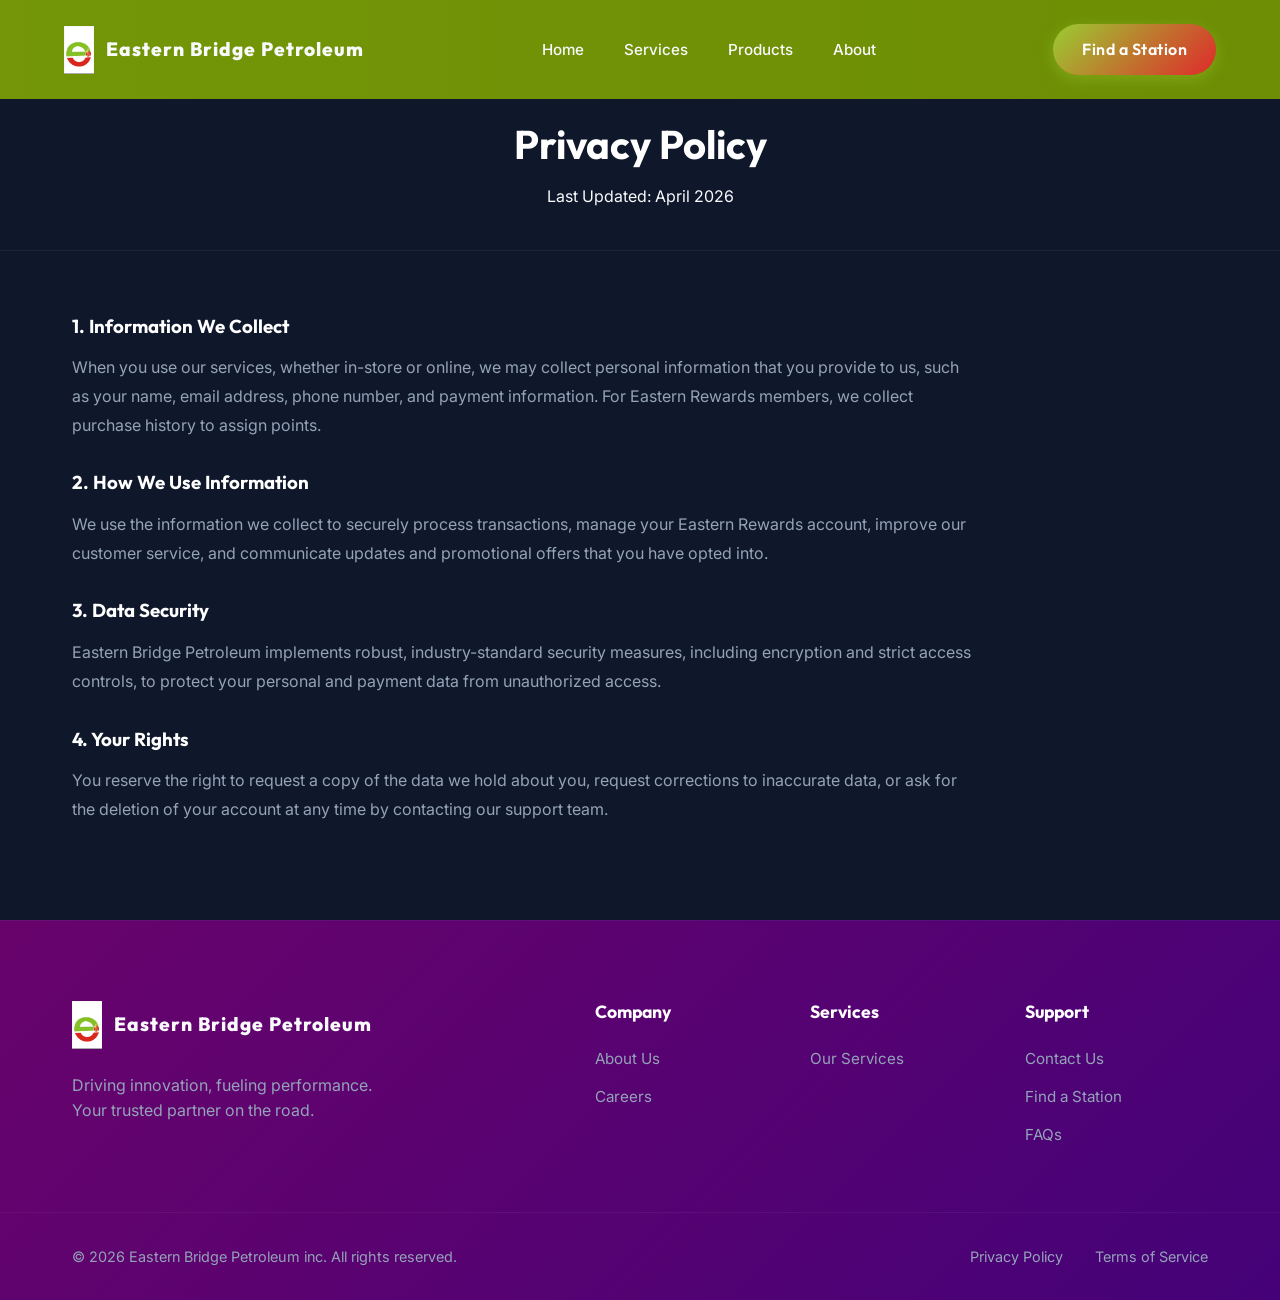
<file: privacy.html>
<!DOCTYPE html>
<html lang="en">
<head>
    <meta charset="UTF-8">
    <meta name="viewport" content="width=device-width, initial-scale=1.0">
    <title>Privacy Policy | Eastern Bridge Petroleum</title>
    <meta name="description" content="Privacy Policy for Eastern Bridge Petroleum.">
    <link rel="stylesheet" href="styles.css">
    <link rel="preconnect" href="https://fonts.googleapis.com">
    <link rel="preconnect" href="https://fonts.gstatic.com" crossorigin>
    <link href="https://fonts.googleapis.com/css2?family=Outfit:wght@300;400;600;800&family=Inter:wght@400;500&display=swap" rel="stylesheet">
</head>
<body>
    <nav class="navbar">
        <div class="logo">
            <img src="assets/logo.png" alt="Eastern Bridge Petroleum Logo" class="logo-image">
            <span style="font-size: 1.2rem;">Eastern Bridge Petroleum</span>
        </div>
        <ul class="nav-links">
            <li><a href="index.html">Home</a></li>
            <li><a href="services.html">Services</a></li>
            <li><a href="index.html#products">Products</a></li>
            <li><a href="about.html">About</a></li>
        </ul>
        <a href="stations.html" class="btn btn-primary nav-cta" style="text-decoration: none; text-align: center;">Find a Station</a>
        <div class="hamburger">
            <div class="bar"></div>
            <div class="bar"></div>
            <div class="bar"></div>
        </div>
    </nav>

    <header class="page-header" style="padding: 120px 2rem 40px; background: var(--dark-bg);">
        <div class="container">
            <h1 class="fade-in-up" style="font-size: 2.5rem;">Privacy Policy</h1>
            <p class="fade-in-up delay-1">Last Updated: April 2026</p>
        </div>
    </header>

    <section class="section" style="padding-top: 2rem;">
        <div class="container reveal">
            <div style="font-family: var(--font-body); color: var(--text-muted); line-height: 1.8; max-width: 900px;">
                <h3 style="color: white; margin-bottom: 1rem; margin-top: 2rem;">1. Information We Collect</h3>
                <p>When you use our services, whether in-store or online, we may collect personal information that you provide to us, such as your name, email address, phone number, and payment information. For Eastern Rewards members, we collect purchase history to assign points.</p>
                
                <h3 style="color: white; margin-bottom: 1rem; margin-top: 2rem;">2. How We Use Information</h3>
                <p>We use the information we collect to securely process transactions, manage your Eastern Rewards account, improve our customer service, and communicate updates and promotional offers that you have opted into.</p>

                <h3 style="color: white; margin-bottom: 1rem; margin-top: 2rem;">3. Data Security</h3>
                <p>Eastern Bridge Petroleum implements robust, industry-standard security measures, including encryption and strict access controls, to protect your personal and payment data from unauthorized access.</p>

                <h3 style="color: white; margin-bottom: 1rem; margin-top: 2rem;">4. Your Rights</h3>
                <p>You reserve the right to request a copy of the data we hold about you, request corrections to inaccurate data, or ask for the deletion of your account at any time by contacting our support team.</p>
            </div>
        </div>
    </section>

    <footer class="footer">
        <div class="container footer-content">
            <div class="footer-brand">
                <div class="logo">
                    <img src="assets/logo.png" alt="Eastern Bridge Petroleum Logo" class="logo-image">
                    <span style="font-size: 1.2rem;">Eastern Bridge Petroleum</span>
                </div>
                <p>Driving innovation, fueling performance. Your trusted partner on the road.</p>
            </div>
            <div class="footer-links">
                <div class="link-group">
                    <h5>Company</h5>
                    <ul>
                        <li><a href="about.html">About Us</a></li>
                        <li><a href="careers.html">Careers</a></li>
                        
                    </ul>
                </div>
                <div class="link-group">
                    <h5>Services</h5>
                    <ul>
                        <li><a href="services.html">Our Services</a></li>
                    </ul>
                </div>
                <div class="link-group">
                    <h5>Support</h5>
                    <ul>
                        <li><a href="contact.html">Contact Us</a></li>
                        <li><a href="stations.html">Find a Station</a></li>
                        <li><a href="faq.html">FAQs</a></li>
                    </ul>
                </div>
            </div>
        </div>
        <div class="footer-bottom">
            <div class="container">
                <p>&copy; 2026 Eastern Bridge Petroleum inc. All rights reserved.</p>
                <div class="legal-links">
                    <a href="privacy.html">Privacy Policy</a>
                    <a href="terms.html">Terms of Service</a>
                </div>
            </div>
        </div>
    </footer>

    <script src="script.js"></script>
</body>
</html>
</file>
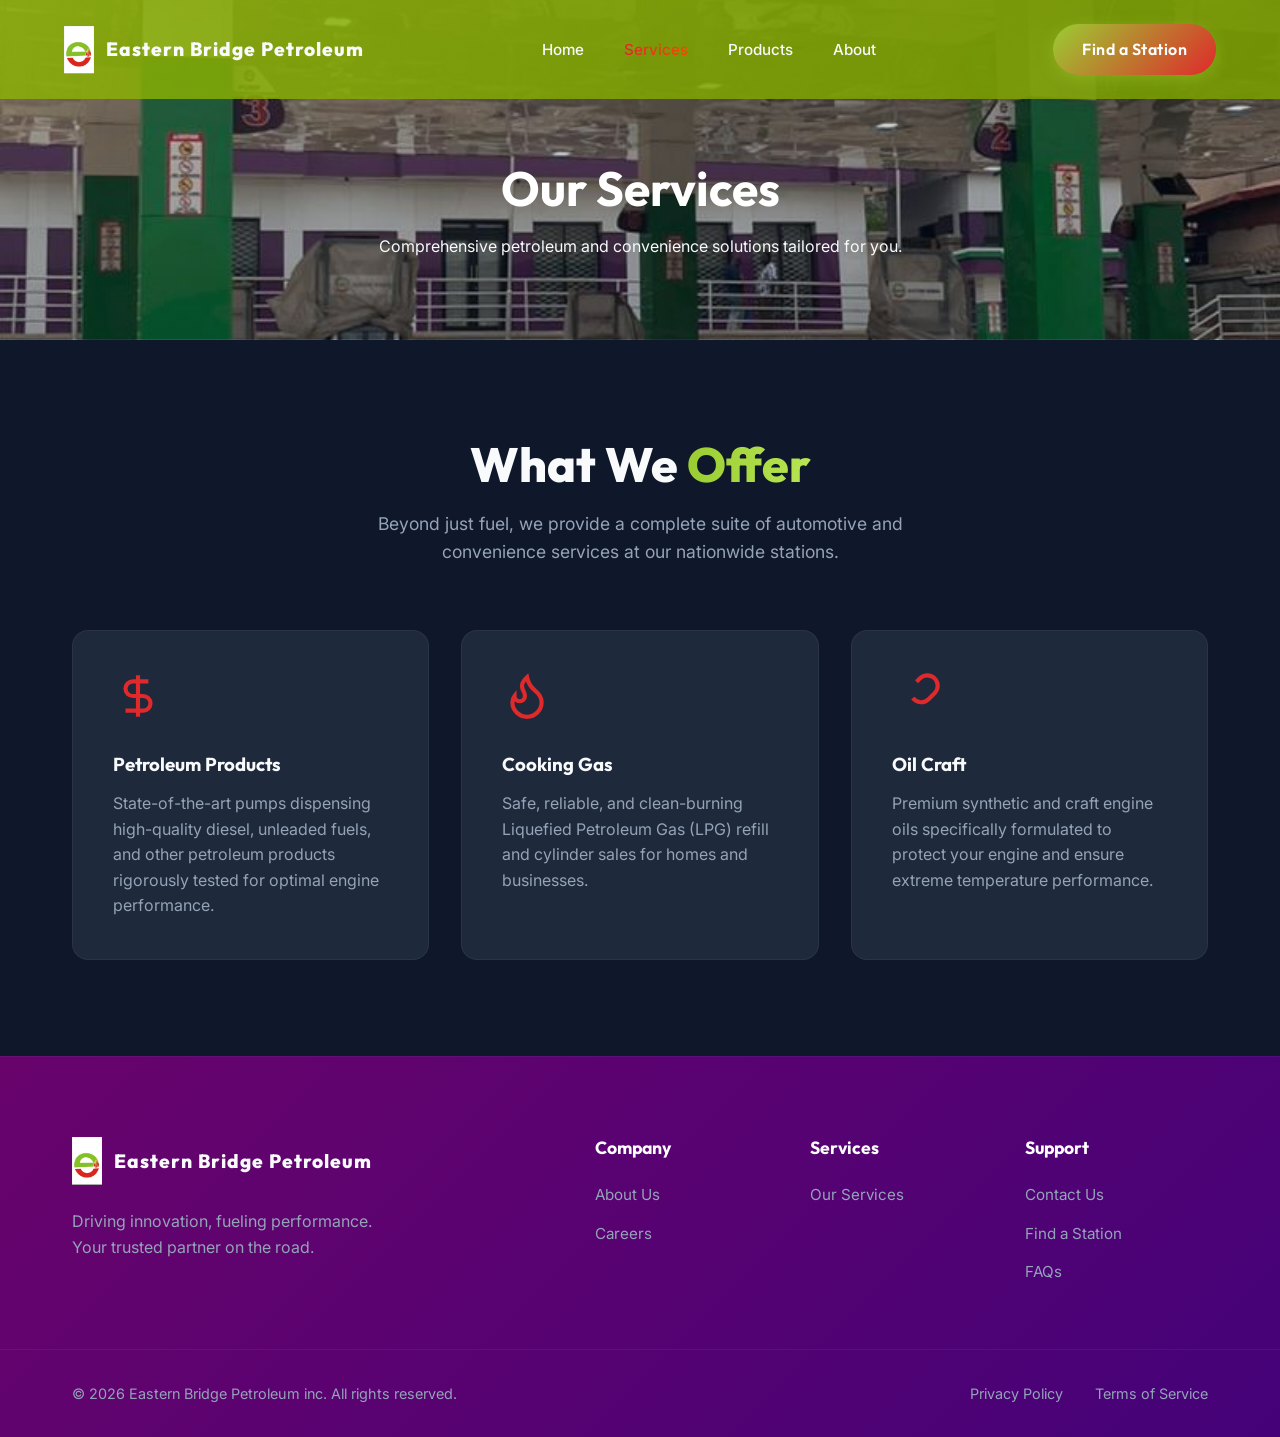
<file: services.html>
<!DOCTYPE html>
<html lang="en">
<head>
    <meta charset="UTF-8">
    <meta name="viewport" content="width=device-width, initial-scale=1.0">
    <title>Our Services | Eastern Bridge Petroleum</title>
    <meta name="description" content="View the full range of services offered by Eastern Bridge Petroleum.">
    <link rel="stylesheet" href="styles.css">
    <link rel="preconnect" href="https://fonts.googleapis.com">
    <link rel="preconnect" href="https://fonts.gstatic.com" crossorigin>
    <link href="https://fonts.googleapis.com/css2?family=Outfit:wght@300;400;600;800&family=Inter:wght@400;500&display=swap" rel="stylesheet">
</head>
<body>
    <nav class="navbar">
        <div class="logo">
            <img src="assets/logo.png" alt="Eastern Bridge Petroleum Logo" class="logo-image">
            <span style="font-size: 1.2rem;">Eastern Bridge Petroleum</span>
        </div>
        <ul class="nav-links">
            <li><a href="index.html#home">Home</a></li>
            <li><a href="services.html" class="highlight-cyan">Services</a></li>
            <li><a href="index.html#products">Products</a></li>
            <li><a href="about.html">About</a></li>
        </ul>
        <a href="stations.html" class="btn btn-primary nav-cta" style="text-decoration: none; text-align: center;">Find a Station</a>
        <div class="hamburger">
            <div class="bar"></div>
            <div class="bar"></div>
            <div class="bar"></div>
        </div>
    </nav>

    <header class="page-header">
        <div class="container">
            <h1 class="fade-in-up">Our Services</h1>
            <p class="fade-in-up delay-1">Comprehensive petroleum and convenience solutions tailored for you.</p>
        </div>
    </header>

    <section class="section">
        <div class="container">
            <div class="text-center margin-bottom-lg reveal">
                <h2 class="section-title">What We <span class="highlight">Offer</span></h2>
                <p class="section-subtitle">Beyond just fuel, we provide a complete suite of automotive and convenience services at our nationwide stations.</p>
            </div>

            <div class="service-grid">
                <div class="service-card reveal">
                    <svg viewBox="0 0 24 24" class="service-icon" fill="none" stroke="currentColor" stroke-width="2"><path d="M12 2v20M17 5H9.5a3.5 3.5 0 0 0 0 7h5a3.5 3.5 0 0 1 0 7H6"/></svg>
                    <h3>Petroleum Products</h3>
                    <p style="color: var(--text-muted); margin-top: 1rem;">State-of-the-art pumps dispensing high-quality diesel, unleaded fuels, and other petroleum products rigorously tested for optimal engine performance.</p>
                </div>
                <div class="service-card reveal delay-1">
                    <svg viewBox="0 0 24 24" class="service-icon" fill="none" stroke="currentColor" stroke-width="2"><path d="M8.5 14.5A2.5 2.5 0 0011 12c0-1.38-.5-2-1-3-1.072-2.143-.224-4.054 2-6 .5 2.5 2 4.9 4 6.5 2 1.6 3 3.5 3 5.5a7 7 0 11-14 0c0-1.153.433-2.294 1-3a2.5 2.5 0 002.5 2.5z"/></svg>
                    <h3>Cooking Gas</h3>
                    <p style="color: var(--text-muted); margin-top: 1rem;">Safe, reliable, and clean-burning Liquefied Petroleum Gas (LPG) refill and cylinder sales for homes and businesses.</p>
                </div>
                <div class="service-card reveal delay-2">
                    <svg viewBox="0 0 24 24" class="service-icon" fill="none" stroke="currentColor" stroke-width="2"><path d="M10 13a5 5 0 0 0 7.54.54l3-3a5 5 0 0 0-7.07-7.07l-1.72 1.71"/></svg>
                    <h3>Oil Craft</h3>
                    <p style="color: var(--text-muted); margin-top: 1rem;">Premium synthetic and craft engine oils specifically formulated to protect your engine and ensure extreme temperature performance.</p>
                </div>
            </div>
        </div>
    </section>

    <footer class="footer">
        <div class="container footer-content">
            <div class="footer-brand">
                <div class="logo">
                    <img src="assets/logo.png" alt="Eastern Bridge Petroleum Logo" class="logo-image">
                    <span style="font-size: 1.2rem;">Eastern Bridge Petroleum</span>
                </div>
                <p>Driving innovation, fueling performance. Your trusted partner on the road.</p>
            </div>
            <div class="footer-links">
                <div class="link-group">
                    <h5>Company</h5>
                    <ul>
                        <li><a href="about.html">About Us</a></li>
                        <li><a href="careers.html">Careers</a></li>
                        
                    </ul>
                </div>
                <div class="link-group">
                    <h5>Services</h5>
                    <ul>
                        <li><a href="services.html">Our Services</a></li>
                    </ul>
                </div>
                <div class="link-group">
                    <h5>Support</h5>
                    <ul>
                        <li><a href="contact.html">Contact Us</a></li>
                        <li><a href="stations.html">Find a Station</a></li>
                        <li><a href="faq.html">FAQs</a></li>
                    </ul>
                </div>
            </div>
        </div>
        <div class="footer-bottom">
            <div class="container">
                <p>&copy; 2026 Eastern Bridge Petroleum inc. All rights reserved.</p>
                <div class="legal-links">
                    <a href="privacy.html">Privacy Policy</a>
                    <a href="terms.html">Terms of Service</a>
                </div>
            </div>
        </div>
    </footer>

    <script src="script.js"></script>
</body>
</html>
</file>
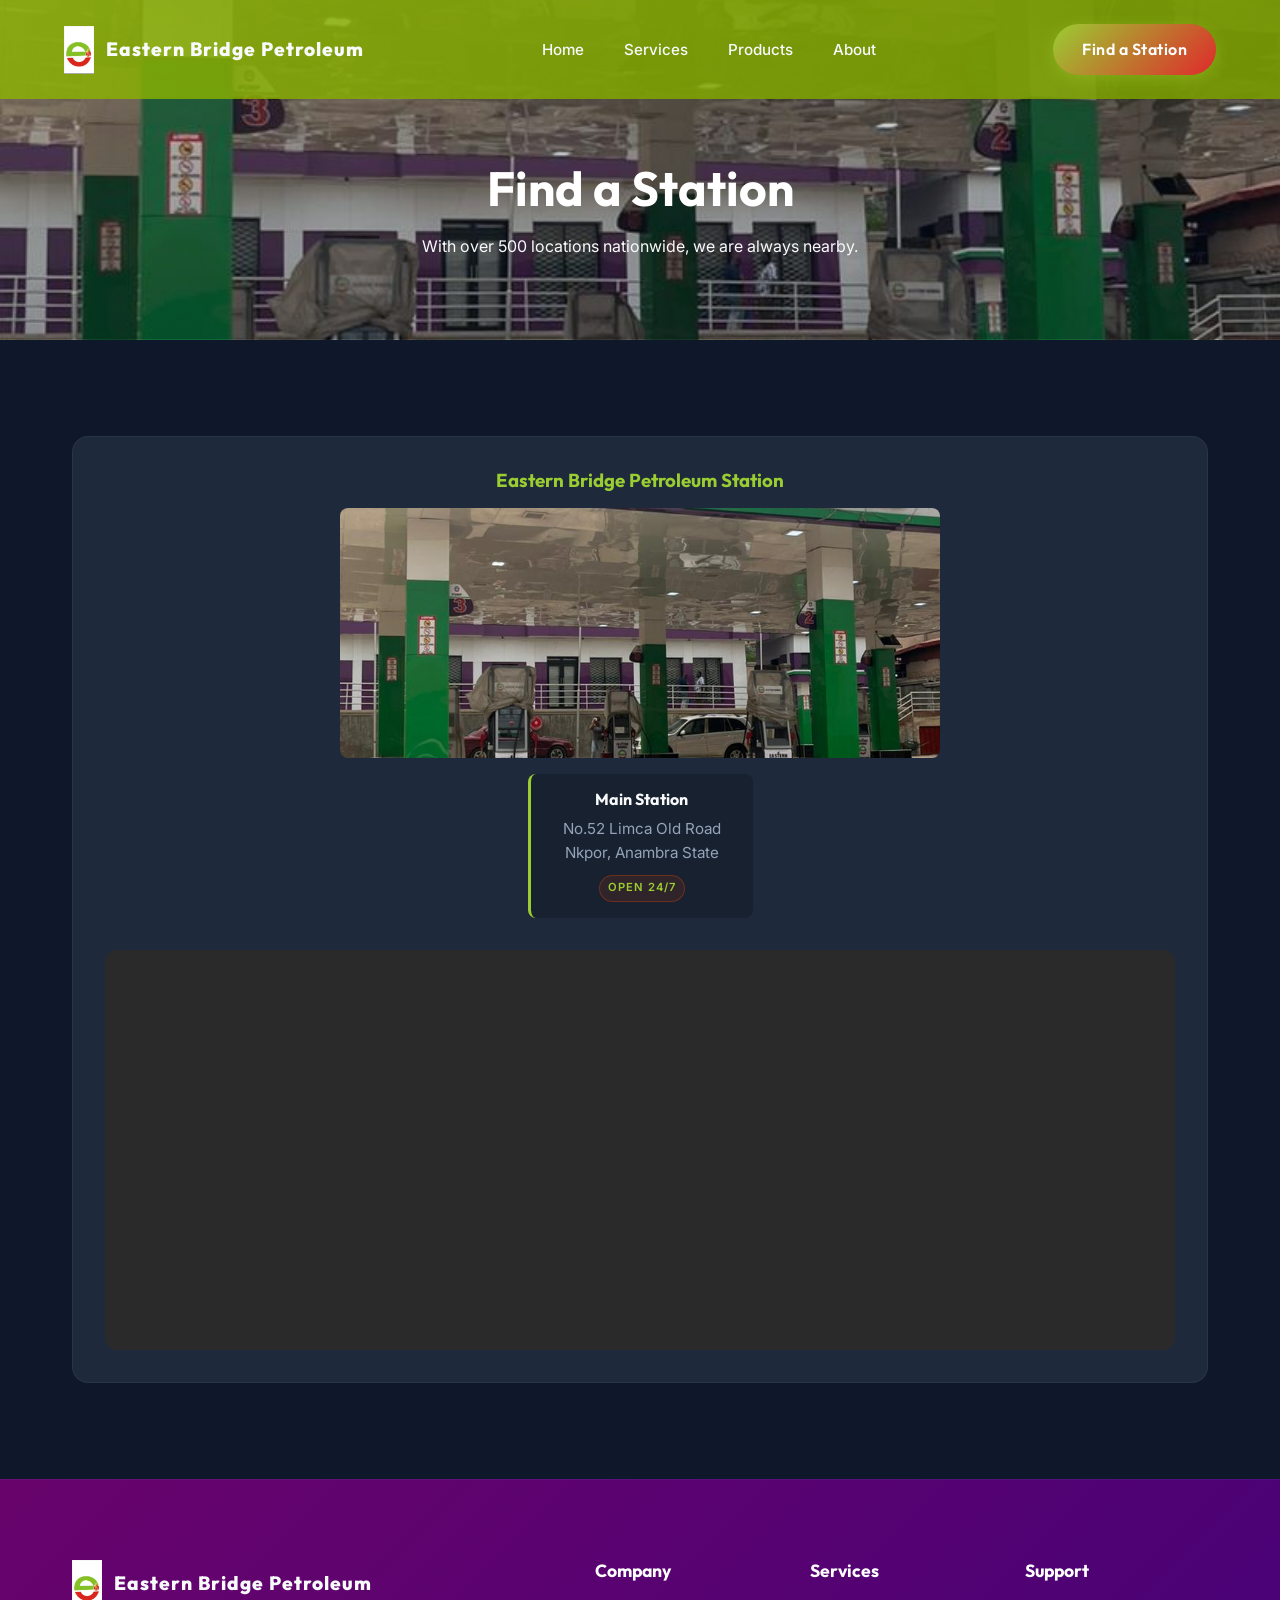
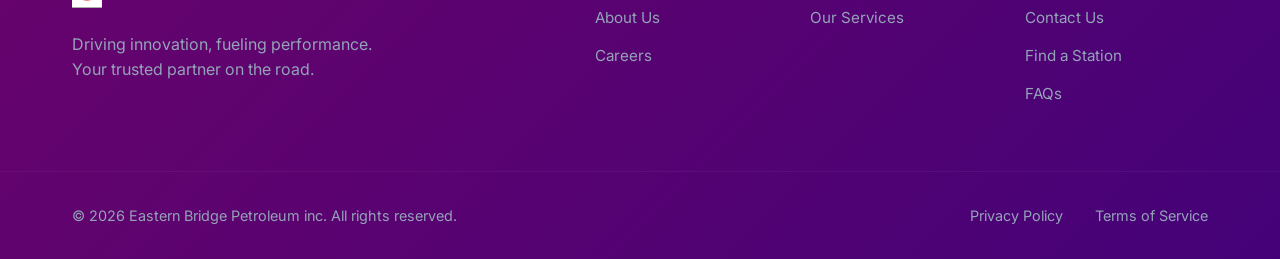
<file: stations.html>
<!DOCTYPE html>
<html lang="en">
<head>
    <meta charset="UTF-8">
    <meta name="viewport" content="width=device-width, initial-scale=1.0">
    <title>Find a Station | Eastern Bridge Petroleum</title>
    <meta name="description" content="Find the nearest Eastern Bridge Petroleum station.">
    <link rel="stylesheet" href="styles.css">
    <link rel="preconnect" href="https://fonts.googleapis.com">
    <link rel="preconnect" href="https://fonts.gstatic.com" crossorigin>
    <link href="https://fonts.googleapis.com/css2?family=Outfit:wght@300;400;600;800&family=Inter:wght@400;500&display=swap" rel="stylesheet">
</head>
<body>
    <nav class="navbar">
        <div class="logo">
            <img src="assets/logo.png" alt="Eastern Bridge Petroleum Logo" class="logo-image">
            <span style="font-size: 1.2rem;">Eastern Bridge Petroleum</span>
        </div>
        <ul class="nav-links">
            <li><a href="index.html">Home</a></li>
            <li><a href="services.html">Services</a></li>
            <li><a href="index.html#products">Products</a></li>
            <li><a href="about.html">About</a></li>
        </ul>
        <a href="stations.html" class="btn btn-primary nav-cta" style="text-decoration: none; text-align: center;">Find a Station</a>
        <div class="hamburger">
            <div class="bar"></div>
            <div class="bar"></div>
            <div class="bar"></div>
        </div>
    </nav>

    <header class="page-header">
        <div class="container">
            <h1 class="fade-in-up">Find a Station</h1>
            <p class="fade-in-up delay-1">With over 500 locations nationwide, we are always nearby.</p>
        </div>
    </header>

    <section class="section">
        <div class="container reveal">
            <div style="display: grid; grid-template-columns: 1fr; gap: 2rem; background: var(--card-bg); padding: 2rem; border-radius: 16px; border: 1px solid rgba(255,255,255,0.05);">
                
                <div style="display: flex; flex-direction: column; align-items: center; text-align: center;">
                    <h3 style="margin-bottom: 1rem; color: var(--primary);">Eastern Bridge Petroleum Station</h3>
                    <img src="assets/background.png" alt="Station Image" style="width: 100%; max-width: 600px; border-radius: 8px; margin-bottom: 1rem; object-fit: cover; height: 250px;">
                    <div style="background: rgba(0,0,0,0.2); padding: 1rem 2rem; border-radius: 8px; border-left: 3px solid var(--primary); display: inline-block;">
                        <h4 style="margin-bottom: 0.5rem;">Main Station</h4>
                        <p style="color: var(--text-muted); font-size: 0.95rem; margin-bottom: 0.5rem;">No.52 Limca Old Road<br>Nkpor, Anambra State</p>
                        <span class="badge" style="margin:0; font-size: 0.7rem; padding: 0.2rem 0.5rem;">Open 24/7</span>
                    </div>
                </div>
                
                <div style="border-radius: 12px; overflow: hidden; background: #2a2a2a; display: flex; align-items: center; justify-content: center; height: 400px;">
                    <iframe width="100%" height="100%" frameborder="0" scrolling="no" marginheight="0" marginwidth="0" src="https://www.openstreetmap.org/export/embed.html?bbox=6.82%2C6.15%2C6.85%2C6.18&amp;layer=mapnik" style="border: 0;"></iframe>
                </div>

            </div>
        </div>
    </section>

    <footer class="footer">
        <div class="container footer-content">
            <div class="footer-brand">
                <div class="logo">
                    <img src="assets/logo.png" alt="Eastern Bridge Petroleum Logo" class="logo-image">
                    <span style="font-size: 1.2rem;">Eastern Bridge Petroleum</span>
                </div>
                <p>Driving innovation, fueling performance. Your trusted partner on the road.</p>
            </div>
            <div class="footer-links">
                <div class="link-group">
                    <h5>Company</h5>
                    <ul>
                        <li><a href="about.html">About Us</a></li>
                        <li><a href="careers.html">Careers</a></li>
                        
                    </ul>
                </div>
                <div class="link-group">
                    <h5>Services</h5>
                    <ul>
                        <li><a href="services.html">Our Services</a></li>
                    </ul>
                </div>
                <div class="link-group">
                    <h5>Support</h5>
                    <ul>
                        <li><a href="contact.html">Contact Us</a></li>
                        <li><a href="stations.html">Find a Station</a></li>
                        <li><a href="faq.html">FAQs</a></li>
                    </ul>
                </div>
            </div>
        </div>
        <div class="footer-bottom">
            <div class="container">
                <p>&copy; 2026 Eastern Bridge Petroleum inc. All rights reserved.</p>
                <div class="legal-links">
                    <a href="privacy.html">Privacy Policy</a>
                    <a href="terms.html">Terms of Service</a>
                </div>
            </div>
        </div>
    </footer>

    <script src="script.js"></script>
</body>
</html>
</file>
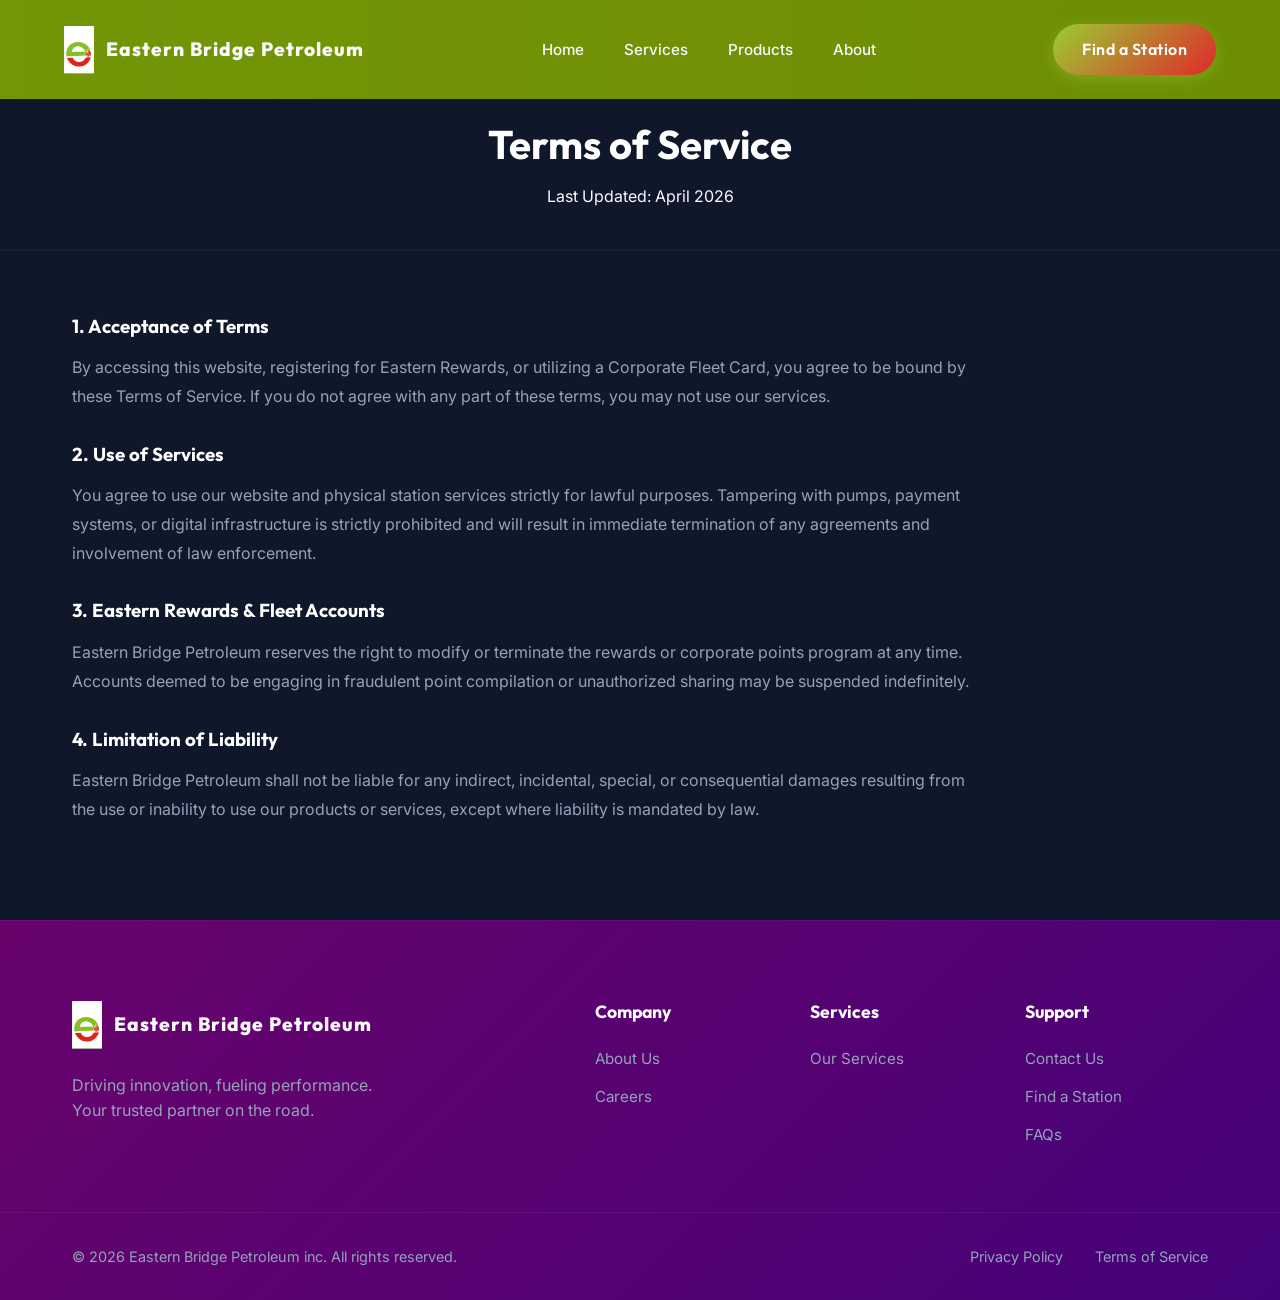
<file: terms.html>
<!DOCTYPE html>
<html lang="en">
<head>
    <meta charset="UTF-8">
    <meta name="viewport" content="width=device-width, initial-scale=1.0">
    <title>Terms of Service | Eastern Bridge Petroleum</title>
    <meta name="description" content="Terms of Service for Eastern Bridge Petroleum.">
    <link rel="stylesheet" href="styles.css">
    <link rel="preconnect" href="https://fonts.googleapis.com">
    <link rel="preconnect" href="https://fonts.gstatic.com" crossorigin>
    <link href="https://fonts.googleapis.com/css2?family=Outfit:wght@300;400;600;800&family=Inter:wght@400;500&display=swap" rel="stylesheet">
</head>
<body>
    <nav class="navbar">
        <div class="logo">
            <img src="assets/logo.png" alt="Eastern Bridge Petroleum Logo" class="logo-image">
            <span style="font-size: 1.2rem;">Eastern Bridge Petroleum</span>
        </div>
        <ul class="nav-links">
            <li><a href="index.html">Home</a></li>
            <li><a href="services.html">Services</a></li>
            <li><a href="index.html#products">Products</a></li>
            <li><a href="about.html">About</a></li>
        </ul>
        <a href="stations.html" class="btn btn-primary nav-cta" style="text-decoration: none; text-align: center;">Find a Station</a>
        <div class="hamburger">
            <div class="bar"></div>
            <div class="bar"></div>
            <div class="bar"></div>
        </div>
    </nav>

    <header class="page-header" style="padding: 120px 2rem 40px; background: var(--dark-bg);">
        <div class="container">
            <h1 class="fade-in-up" style="font-size: 2.5rem;">Terms of Service</h1>
            <p class="fade-in-up delay-1">Last Updated: April 2026</p>
        </div>
    </header>

    <section class="section" style="padding-top: 2rem;">
        <div class="container reveal">
            <div style="font-family: var(--font-body); color: var(--text-muted); line-height: 1.8; max-width: 900px;">
                <h3 style="color: white; margin-bottom: 1rem; margin-top: 2rem;">1. Acceptance of Terms</h3>
                <p>By accessing this website, registering for Eastern Rewards, or utilizing a Corporate Fleet Card, you agree to be bound by these Terms of Service. If you do not agree with any part of these terms, you may not use our services.</p>
                
                <h3 style="color: white; margin-bottom: 1rem; margin-top: 2rem;">2. Use of Services</h3>
                <p>You agree to use our website and physical station services strictly for lawful purposes. Tampering with pumps, payment systems, or digital infrastructure is strictly prohibited and will result in immediate termination of any agreements and involvement of law enforcement.</p>

                <h3 style="color: white; margin-bottom: 1rem; margin-top: 2rem;">3. Eastern Rewards & Fleet Accounts</h3>
                <p>Eastern Bridge Petroleum reserves the right to modify or terminate the rewards or corporate points program at any time. Accounts deemed to be engaging in fraudulent point compilation or unauthorized sharing may be suspended indefinitely.</p>

                <h3 style="color: white; margin-bottom: 1rem; margin-top: 2rem;">4. Limitation of Liability</h3>
                <p>Eastern Bridge Petroleum shall not be liable for any indirect, incidental, special, or consequential damages resulting from the use or inability to use our products or services, except where liability is mandated by law.</p>
            </div>
        </div>
    </section>

    <footer class="footer">
        <div class="container footer-content">
            <div class="footer-brand">
                <div class="logo">
                    <img src="assets/logo.png" alt="Eastern Bridge Petroleum Logo" class="logo-image">
                    <span style="font-size: 1.2rem;">Eastern Bridge Petroleum</span>
                </div>
                <p>Driving innovation, fueling performance. Your trusted partner on the road.</p>
            </div>
            <div class="footer-links">
                <div class="link-group">
                    <h5>Company</h5>
                    <ul>
                        <li><a href="about.html">About Us</a></li>
                        <li><a href="careers.html">Careers</a></li>
                        
                    </ul>
                </div>
                <div class="link-group">
                    <h5>Services</h5>
                    <ul>
                        <li><a href="services.html">Our Services</a></li>
                    </ul>
                </div>
                <div class="link-group">
                    <h5>Support</h5>
                    <ul>
                        <li><a href="contact.html">Contact Us</a></li>
                        <li><a href="stations.html">Find a Station</a></li>
                        <li><a href="faq.html">FAQs</a></li>
                    </ul>
                </div>
            </div>
        </div>
        <div class="footer-bottom">
            <div class="container">
                <p>&copy; 2026 Eastern Bridge Petroleum inc. All rights reserved.</p>
                <div class="legal-links">
                    <a href="privacy.html">Privacy Policy</a>
                    <a href="terms.html">Terms of Service</a>
                </div>
            </div>
        </div>
    </footer>

    <script src="script.js"></script>
</body>
</html>
</file>
<file: styles.css>
/* ====== CSS VARIABLES ====== */
:root {
    /* Colors */
    --primary: #9ACD32;
    /* Lemon Green */
    --primary-hover: #8AB82D;
    --primary-glow: rgba(154, 205, 50, 0.4);

    --secondary: #1E293B;
    --accent-cyan: #E0292B;
    /* Vibrant Red */
    --accent-glow: rgba(224, 41, 43, 0.4);

    --dark-bg: #0F172A;
    --darker-bg: #0B0F19;
    --card-bg: #1E293B;

    --text-light: #F8FAFC;
    --text-muted: #94A3B8;

    --diesel: #10B981;
    /* Green for diesel */

    /* Typography */
    --font-heading: 'Outfit', sans-serif;
    --font-body: 'Inter', sans-serif;

    /* Layout */
    --max-width: 1200px;
}

/* ====== RESET & BASE ====== */
* {
    margin: 0;
    padding: 0;
    box-sizing: border-box;
}

html {
    scroll-behavior: smooth;
}

body {
    font-family: var(--font-body);
    background-color: var(--dark-bg);
    color: var(--text-light);
    line-height: 1.6;
    overflow-x: hidden;
}

h1,
h2,
h3,
h4,
h5,
h6 {
    font-family: var(--font-heading);
    line-height: 1.2;
}

a {
    text-decoration: none;
    color: inherit;
    transition: color 0.3s ease;
}

ul {
    list-style: none;
}

.container {
    max-width: var(--max-width);
    margin: 0 auto;
    padding: 0 2rem;
}

.text-center {
    text-align: center;
}

.margin-bottom-lg {
    margin-bottom: 4rem;
}

/* ====== REUSABLE COMPONENTS ====== */
.highlight {
    color: var(--primary);
    background: linear-gradient(90deg, #9ACD32, #B9E654);
    -webkit-background-clip: text;
    background-clip: text;
    -webkit-text-fill-color: transparent;
}

.highlight-cyan {
    color: var(--accent-cyan);
    background: linear-gradient(90deg, #E0292B, #FF4500);
    -webkit-background-clip: text;
    background-clip: text;
    -webkit-text-fill-color: transparent;
}

.btn {
    display: inline-block;
    padding: 0.8rem 1.8rem;
    border-radius: 50px;
    font-weight: 600;
    font-family: var(--font-heading);
    cursor: pointer;
    transition: all 0.3s ease;
    border: none;
    letter-spacing: 0.5px;
}

.btn-primary {
    background: linear-gradient(135deg, #9ACD32, #E0292B);
    color: white;
    box-shadow: 0 4px 15px var(--primary-glow);
}

.btn-primary:hover {
    transform: translateY(-2px);
    box-shadow: 0 6px 20px var(--primary-glow);
}

.btn-secondary {
    background: transparent;
    color: var(--text-light);
    border: 2px solid rgba(255, 255, 255, 0.2);
}

.btn-secondary:hover {
    background: rgba(255, 255, 255, 0.1);
    border-color: white;
}

.section {
    padding: 6rem 0;
}

.section-title {
    font-size: 3rem;
    font-weight: 800;
    margin-bottom: 1rem;
}

.section-subtitle {
    font-size: 1.1rem;
    color: var(--text-muted);
    max-width: 600px;
    margin: 0 auto 3rem;
}

/* ====== NAVIGATION ====== */
.navbar {
    position: fixed;
    top: 0;
    left: 0;
    width: 100%;
    padding: 1.5rem 5%;
    display: flex;
    justify-content: space-between;
    align-items: center;
    z-index: 1000;
    transition: all 0.3s ease;
    background: linear-gradient(90deg, rgba(141, 182, 0, 0.8), rgba(120, 155, 0, 0.9));
}

.navbar.scrolled {
    background: linear-gradient(90deg, rgba(141, 182, 0, 0.95), rgba(120, 155, 0, 1));
    backdrop-filter: blur(10px);
    padding: 1rem 5%;
    border-bottom: 1px solid rgba(255, 255, 255, 0.05);
}

.logo {
    display: flex;
    align-items: center;
    gap: 0.8rem;
    font-family: var(--font-heading);
    font-size: 1.5rem;
    font-weight: 800;
    letter-spacing: 1px;
}

.logo-image {
    height: 48px;
    width: auto;
    object-fit: contain;
}

.nav-links {
    display: flex;
    gap: 2.5rem;
}

.nav-links a {
    font-weight: 500;
    font-size: 0.95rem;
    position: relative;
}

.nav-links a::after {
    content: '';
    position: absolute;
    bottom: -5px;
    left: 0;
    width: 0;
    height: 2px;
    background: var(--primary);
    transition: width 0.3s ease;
}

.nav-links a:hover::after {
    width: 100%;
}

.hamburger {
    display: none;
    cursor: pointer;
}

.hamburger .bar {
    width: 25px;
    height: 3px;
    background: white;
    margin: 5px 0;
    transition: 0.3s;
}

/* ====== HERO SECTION ====== */
.hero {
    position: relative;
    height: 100vh;
    min-height: 700px;
    display: flex;
    align-items: center;
    justify-content: center;
    text-align: center;
    padding: 0 2rem;
}

.hero-bg {
    position: absolute;
    top: 0;
    left: 0;
    width: 100%;
    height: 100%;
    z-index: -1;
    overflow: hidden;
}

.hero-image {
    width: 100%;
    height: 100%;
    object-fit: cover;
    object-position: center;
    transform: scale(1.05);
    animation: slowZoom 20s infinite alternate;
}

.gradient-overlay {
    position: absolute;
    top: 0;
    left: 0;
    width: 100%;
    height: 100%;
    background: linear-gradient(to bottom, rgba(15, 23, 42, 0.05) 0%, rgba(15, 23, 42, 0.3) 100%),
        linear-gradient(to right, rgba(15, 23, 42, 0.2) 0%, transparent 50%, rgba(15, 23, 42, 0.2) 100%);
    z-index: 1;
}

.hero-content {
    position: relative;
    z-index: 2;
    max-width: 800px;
}

.badge {
    display: inline-block;
    padding: 0.4rem 1rem;
    background: rgba(255, 69, 0, 0.1);
    border: 1px solid rgba(255, 69, 0, 0.3);
    color: var(--primary);
    border-radius: 50px;
    font-size: 0.85rem;
    font-weight: 600;
    letter-spacing: 1px;
    text-transform: uppercase;
    margin-bottom: 1.5rem;
}

.hero-content h1 {
    font-size: clamp(3rem, 5vw, 4.5rem);
    font-weight: 800;
    margin-bottom: 1.5rem;
    text-shadow: 0 10px 30px rgba(0, 0, 0, 0.5);
}

.hero-content p {
    font-size: 1.2rem;
    color: var(--text-light);
    opacity: 0.9;
    margin-bottom: 2.5rem;
    max-width: 600px;
    margin-left: auto;
    margin-right: auto;
}

.hero-actions {
    display: flex;
    gap: 1rem;
    justify-content: center;
}

/* ====== FUELS SCETION ====== */
.fuels-section {
    background-color: var(--dark-bg);
}

.fuel-cards {
    display: grid;
    grid-template-columns: repeat(auto-fit, minmax(350px, 1fr));
    gap: 2rem;
    align-items: center;
}

.fuel-card {
    background: var(--card-bg);
    border-radius: 20px;
    overflow: hidden;
    border: 1px solid rgba(255, 255, 255, 0.05);
    transition: transform 0.4s ease, box-shadow 0.4s ease;
    height: 100%;
}

.fuel-card:hover {
    transform: translateY(-10px);
    box-shadow: 0 20px 40px rgba(0, 0, 0, 0.4);
}

.card-image-wrapper {
    position: relative;
    height: 250px;
    overflow: hidden;
}

.card-image {
    width: 100%;
    height: 100%;
    object-fit: contain;
    transition: transform 0.5s ease;
}

.fuel-card:hover .card-image {
    transform: scale(1.1);
}

.card-badge {
    position: absolute;
    top: 1rem;
    right: 1rem;
    padding: 0.4rem 1rem;
    border-radius: 50px;
    font-weight: 600;
    font-size: 0.8rem;
    box-shadow: 0 4px 10px rgba(0, 0, 0, 0.3);
}

.diesel-badge {
    background: var(--diesel);
    color: white;
}

.card-content {
    padding: 2.5rem;
}

.card-content h3 {
    font-size: 1.5rem;
    margin-bottom: 1rem;
}

.card-content p {
    color: var(--text-muted);
    font-size: 0.95rem;
    margin-bottom: 1.5rem;
}

.features-list {
    display: flex;
    flex-direction: column;
    gap: 0.8rem;
}

.features-list li {
    display: flex;
    align-items: center;
    gap: 0.8rem;
    font-size: 0.95rem;
}

.features-list .icon {
    width: 20px;
    height: 20px;
    stroke: var(--primary);
    stroke-width: 2;
    fill: none;
    stroke-linecap: round;
    stroke-linejoin: round;
}

.highlight-card {
    background: linear-gradient(180deg, rgba(30, 41, 59, 0) 0%, rgba(224, 41, 43, 0.05) 100%), var(--card-bg);
    border-color: rgba(224, 41, 43, 0.2);
    position: relative;
}

.highlight-card::before {
    content: '';
    position: absolute;
    top: 0;
    left: 0;
    width: 100%;
    height: 4px;
    background: linear-gradient(90deg, #9ACD32, #E0292B);
}

.centered-content {
    text-align: center;
    display: flex;
    flex-direction: column;
    align-items: center;
}

.centered-content .features-list li {
    justify-content: center;
}

.pulse-ring {
    width: 120px;
    height: 120px;
    border-radius: 50%;
    background: rgba(224, 41, 43, 0.1);
    display: flex;
    align-items: center;
    justify-content: center;
    margin-bottom: 2rem;
    position: relative;
    border: 2px solid rgba(224, 41, 43, 0.3);
}

.pulse-ring::after {
    content: '';
    position: absolute;
    top: -10px;
    right: -10px;
    bottom: -10px;
    left: -10px;
    border: 2px solid var(--accent-cyan);
    border-radius: 50%;
    opacity: 0;
    animation: pulse 2s infinite;
}

.octane-number {
    font-family: var(--font-heading);
    font-size: 3rem;
    font-weight: 800;
    color: var(--accent-cyan);
    line-height: 1;
    text-shadow: 0 0 20px var(--accent-glow);
}

/* ====== PRODUCTS SECTION ====== */
.dark-bg {
    background-color: var(--darker-bg);
}

.products-grid {
    display: flex;
    justify-content: center;
    flex-wrap: wrap;
    gap: 2rem;
}
.products-grid > .product-item {
    flex: 1 1 260px;
    max-width: 350px;
}

.product-item {
    background: var(--card-bg);
    border-radius: 16px;
    padding: 1.5rem;
    border: 1px solid rgba(255, 255, 255, 0.03);
    transition: all 0.3s ease;
    cursor: pointer;
}

.product-item:hover {
    background: rgba(255, 255, 255, 0.05);
    border-color: rgba(6, 182, 212, 0.3);
    transform: translateY(-5px);
}

.product-image-container {
    width: 100%;
    height: 200px;
    border-radius: 12px;
    overflow: hidden;
    margin-bottom: 1.5rem;
    background: #000;
}

.product-image {
    width: 100%;
    height: 100%;
    object-fit: cover;
    opacity: 0.8;
    transition: opacity 0.3s ease;
}

.product-item:hover .product-image {
    opacity: 1;
}

.placeholder-box {
    width: 100%;
    height: 100%;
}

.gradient-1 {
    background: linear-gradient(135deg, #1e3c72 0%, #2a5298 100%);
}

.gradient-2 {
    background: linear-gradient(135deg, #11998e 0%, #38ef7d 100%);
}

.gradient-3 {
    background: linear-gradient(135deg, #8A2387 0%, #E94057 100%, #F27121 100%);
}

.product-info h4 {
    font-size: 1.2rem;
    margin-bottom: 0.5rem;
}

.product-info p {
    font-size: 0.9rem;
    color: var(--text-muted);
}

/* ====== NUMBERS SECTION ====== */
.numbers-section {
    padding: 4rem 0;
    border-top: 1px solid rgba(255, 255, 255, 0.05);
    border-bottom: 1px solid rgba(255, 255, 255, 0.05);
    background: linear-gradient(90deg, var(--dark-bg), rgba(30, 41, 59, 0.5), var(--dark-bg));
}

.stats-grid {
    display: flex;
    justify-content: center;
    align-items: center;
    flex-wrap: wrap;
    text-align: center;
    gap: 4rem;
}
.stats-grid > .stat-item {
    flex: 1 1 200px;
    max-width: 300px;
}

.stat-number {
    font-size: 3.5rem;
    font-family: var(--font-heading);
    font-weight: 800;
    color: white;
    margin-bottom: 0.5rem;
    text-shadow: 0 0 20px rgba(255, 255, 255, 0.1);
}

.stat-label {
    color: var(--primary);
    font-weight: 600;
    text-transform: uppercase;
    letter-spacing: 1px;
    font-size: 0.9rem;
}

/* ====== FOOTER ====== */
.footer {
    background: linear-gradient(135deg, rgba(128, 0, 128, 0.8) 0%, rgba(75, 0, 130, 0.9) 100%), var(--darker-bg);
    padding-top: 5rem;
    border-top: 1px solid rgba(255, 255, 255, 0.05);
}

.footer-content {
    display: grid;
    grid-template-columns: 1.5fr 2fr;
    gap: 4rem;
    margin-bottom: 4rem;
}

.footer-brand p {
    color: var(--text-muted);
    margin-top: 1.5rem;
    max-width: 300px;
}

.footer-links {
    display: grid;
    grid-template-columns: repeat(3, 1fr);
    gap: 2rem;
}

.link-group h5 {
    font-size: 1.1rem;
    margin-bottom: 1.5rem;
    color: white;
}

.link-group ul {
    display: flex;
    flex-direction: column;
    gap: 0.8rem;
}

.link-group a {
    color: var(--text-muted);
    font-size: 0.95rem;
}

.link-group a:hover {
    color: var(--primary);
    padding-left: 5px;
}

.footer-bottom {
    padding: 2rem 0;
    border-top: 1px solid rgba(255, 255, 255, 0.05);
}

.footer-bottom .container {
    display: flex;
    justify-content: space-between;
    align-items: center;
    color: var(--text-muted);
    font-size: 0.9rem;
}

.legal-links {
    display: flex;
    gap: 2rem;
}

.legal-links a:hover {
    color: white;
}

/* ====== ANIMATIONS & UTILS ====== */
@keyframes slowZoom {
    0% {
        transform: scale(1);
    }

    100% {
        transform: scale(1.1);
    }
}

@keyframes pulse {
    0% {
        transform: scale(1);
        opacity: 0.5;
    }

    100% {
        transform: scale(1.3);
        opacity: 0;
    }
}

.fade-in-up {
    opacity: 0;
    transform: translateY(30px);
    transition: opacity 0.8s ease, transform 0.8s ease;
}

.fade-in-up.appear {
    opacity: 1;
    transform: translateY(0);
}

.delay-1 {
    transition-delay: 0.2s;
}

.delay-2 {
    transition-delay: 0.4s;
}

.delay-3 {
    transition-delay: 0.6s;
}

.reveal {
    opacity: 0;
    transform: translateY(40px);
    transition: all 0.8s cubic-bezier(0.5, 0, 0, 1);
}

.reveal.active {
    opacity: 1;
    transform: translateY(0);
}

/* ====== RESPONSIVE ====== */
@media (max-width: 992px) {
    .section-title {
        font-size: 2.5rem;
    }

    .stats-grid {
        gap: 3rem;
    }

    .footer-content {
        grid-template-columns: 1fr;
        gap: 3rem;
    }
}

@media (max-width: 768px) {

    .nav-links,
    .nav-cta {
        display: none;
    }

    .hamburger {
        display: block;
    }

    .hero-content h1 {
        font-size: 2.5rem;
    }

    .hero-actions {
        flex-direction: column;
    }

    .footer-links {
        grid-template-columns: repeat(2, 1fr);
    }

    .footer-bottom .container {
        flex-direction: column;
        gap: 1rem;
        text-align: center;
    }
}

@media (max-width: 480px) {
    .fuel-cards {
        grid-template-columns: 1fr;
    }

    .stats-grid {
        gap: 2rem;
    }

    .footer-links {
        grid-template-columns: 1fr;
    }
}

/* ====== INNER PAGES ====== */
.page-header {
    padding: 160px 2rem 80px;
    text-align: center;
    background: linear-gradient(to bottom, rgba(15, 23, 42, 0.1), rgba(15, 23, 42, 0.3)), url('assets/background.png');
    background-size: cover;
    background-position: center;
    border-bottom: 1px solid rgba(255, 255, 255, 0.05);
}

.page-header h1 {
    font-size: 3rem;
    margin-bottom: 1rem;
    color: white;
}

.margin-top-lg {
    margin-top: 4rem;
}

.team-grid {
    display: grid;
    grid-template-columns: repeat(auto-fit, minmax(260px, 1fr));
    gap: 2rem;
    margin-top: 2rem;
}

.team-card {
    background: var(--card-bg);
    border-radius: 16px;
    padding: 2.5rem 1.5rem;
    text-align: center;
    border: 1px solid rgba(255, 255, 255, 0.05);
    transition: transform 0.3s ease;
}

.team-card:hover {
    transform: translateY(-5px);
    border-color: var(--accent-cyan);
}

.team-photo {
    width: 150px;
    height: 150px;
    border-radius: 50%;
    margin: 0 auto 1.5rem;
    background: var(--darker-bg);
    object-fit: cover;
    border: 3px solid var(--primary);
}

.service-grid {
    display: grid;
    grid-template-columns: repeat(auto-fit, minmax(280px, 1fr));
    gap: 2rem;
    margin-top: 2rem;
}

.service-card {
    background: var(--card-bg);
    border-radius: 16px;
    padding: 2.5rem;
    border: 1px solid rgba(255, 255, 255, 0.05);
    transition: all 0.3s ease;
    text-align: left;
}

.service-card:hover {
    border-color: var(--primary);
    transform: translateY(-5px);
}

.service-icon {
    width: 50px;
    height: 50px;
    margin-bottom: 1.5rem;
    color: var(--accent-cyan);
}
</file>
